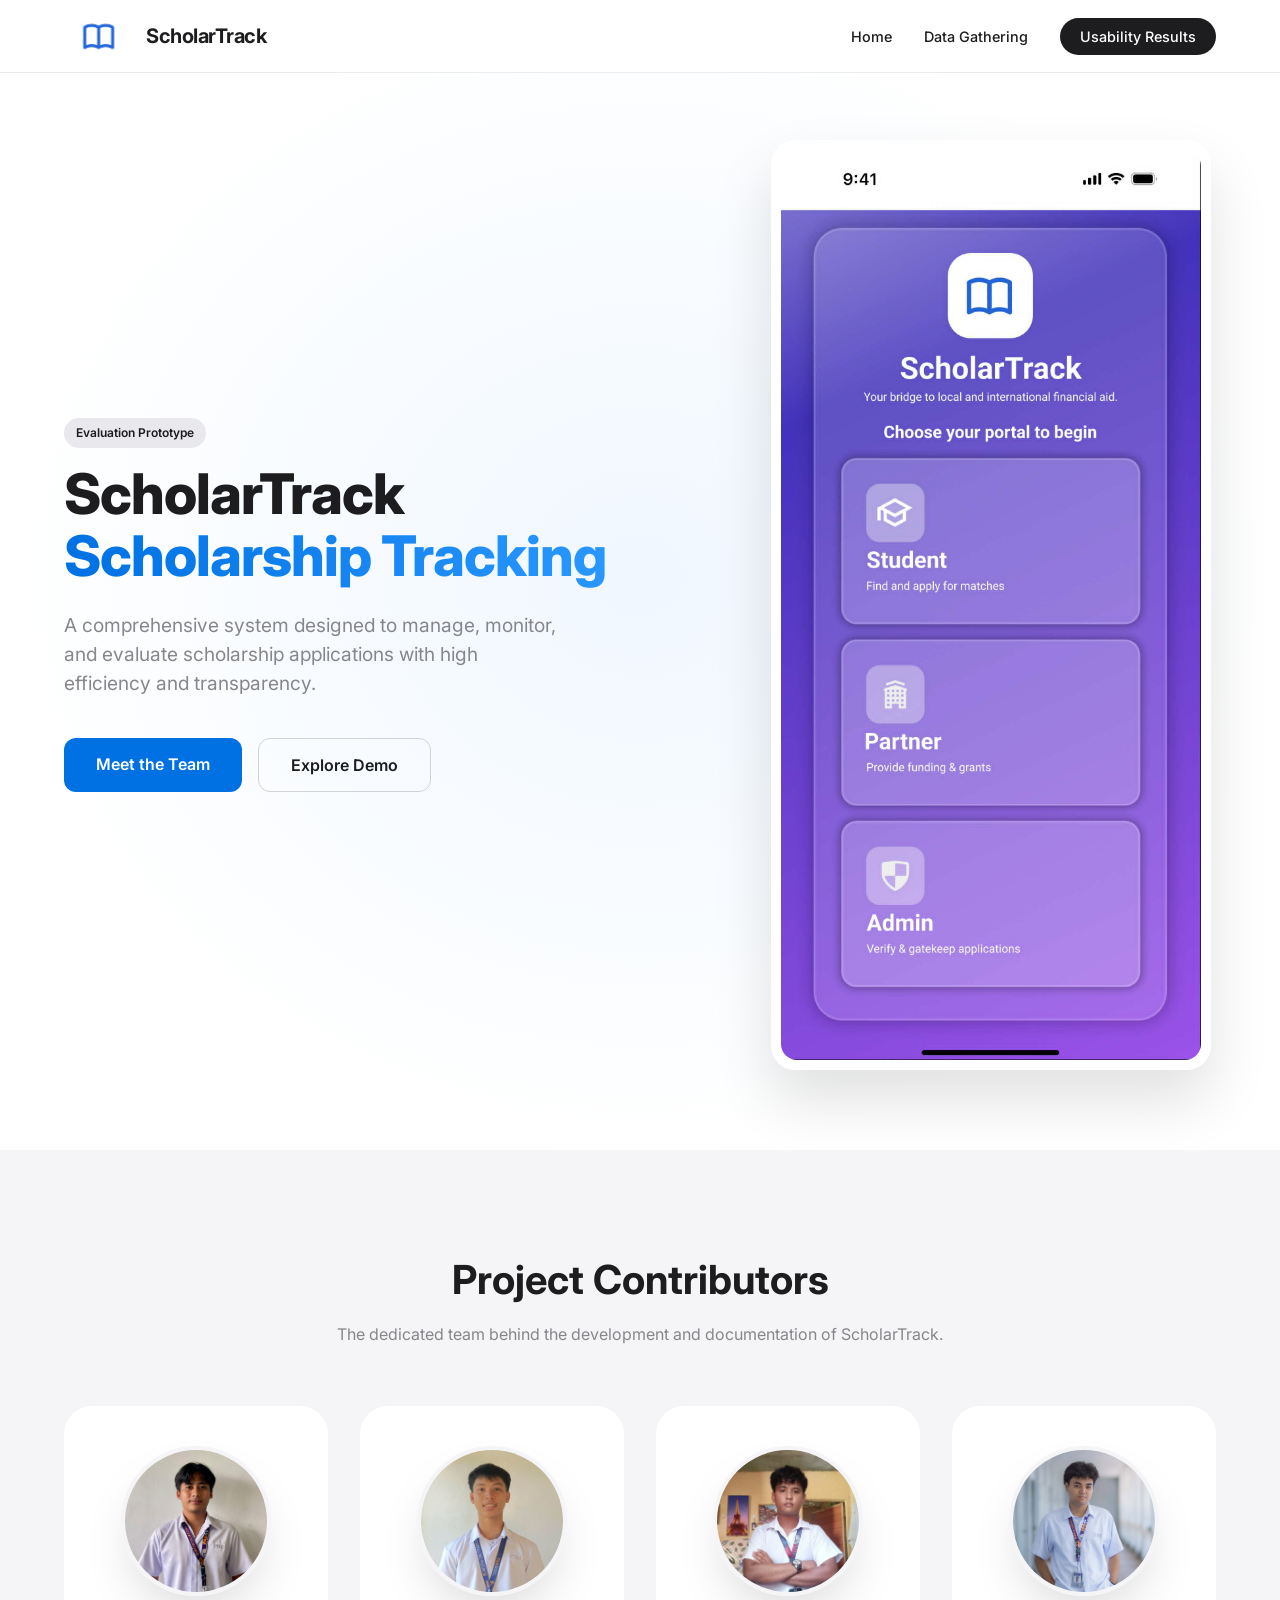
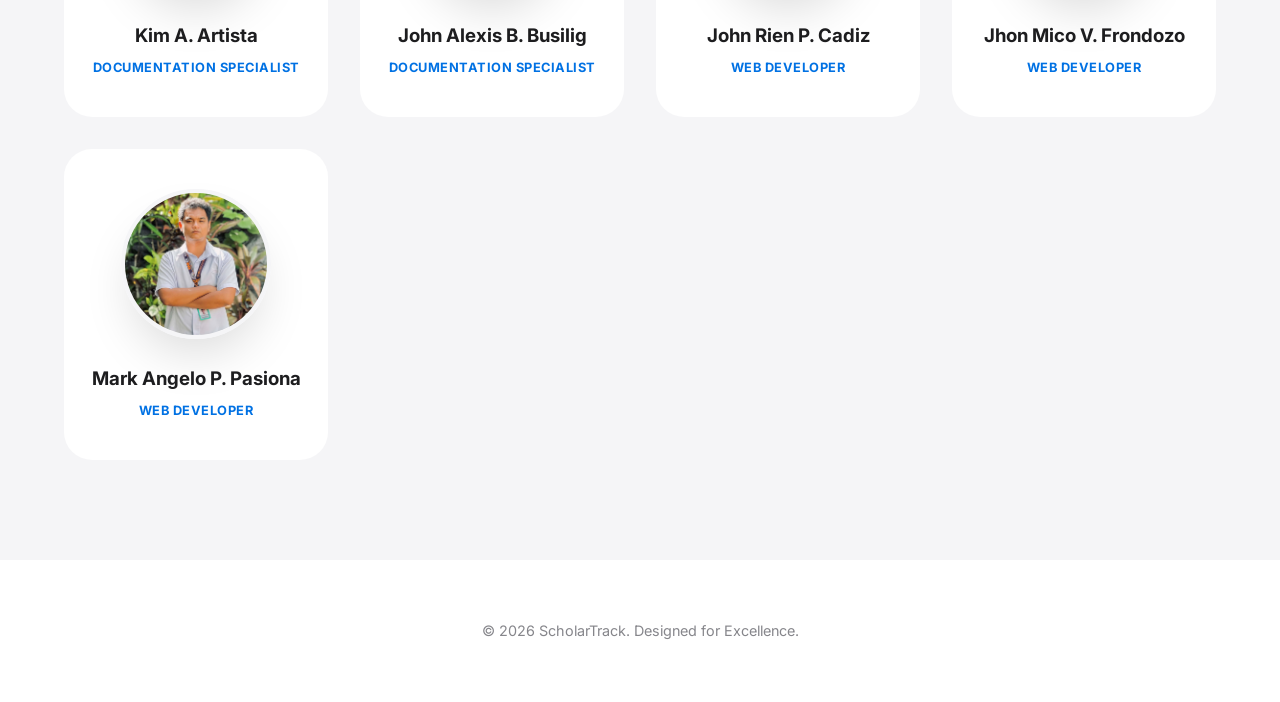
<file: Backup/index.html>
<!DOCTYPE html>
<html lang="en">
<head>
    <meta charset="UTF-8">
    <meta name="viewport" content="width=device-width, initial-scale=1.0">
    <title>ScholarTrack</title>
    <link href="https://fonts.googleapis.com/css2?family=Inter:wght@300;400;500;600;700;800&display=swap" rel="stylesheet">
    <link rel="stylesheet" href="style.css">
</head>
<body>

    <!-- Navigation -->
    <nav class="navbar">
        <div class="container nav-wrapper">
            <div class="logo">
                <!-- logo file -->
                <img src="ScholarTrack/ScholarTrack_Logo.png" alt="Logo" style="width:70px; height:auto;" class="logo-img">
                <span class="logo-text">ScholarTrack</span>
            </div>
            <ul class="nav-links">
                <li><a href="#" class="active">Home</a></li>
                <li><a href="#">Data Gathering</a></li>
                <li><a href="#" class="btn-nav">Usability Results</a></li>
            </ul>
        </div>
    </nav>

    <!-- Hero Section -->
    <section class="hero">
        <div class="container hero-wrapper">
            <div class="hero-text">
                <span class="badge">Evaluation Prototype</span>
                <h1>ScholarTrack <br><span class="gradient-text">Scholarship Tracking</span></h1>
                <p>A comprehensive system designed to manage, monitor, and evaluate scholarship applications with high efficiency and transparency.</p>
                <div class="hero-btns">
                    <a href="#team" class="btn-primary">Meet the Team</a>
                    <a href="https://www.figma.com/proto/FG9qHcYy27o61T2VfAMQnV/ScholarTrack?node-id=0-1&t=N1DaaV0FdOlTrIfe-1" class="btn-secondary">Explore Demo</a>
                </div>
            </div>
            <div class="hero-visual">
                <div class="image-container">
                    <!-- Hero Visual Image -->
                    <img src="ScholarTrack/ScholarTrack_login.jpg" alt="Prototype Screenshot">
                </div>
            </div>
        </div>
    </section>
    <section id="team" class="team-section">
        <div class="container">
            <div class="section-header">
                <h2>Project Contributors</h2>
                <p>The dedicated team behind the development and documentation of ScholarTrack.</p>
            </div>
            
            <div class="team-grid">
                <!-- Member Cards -->
                <div class="member-card">
                    <div class="member-img-box"><img src="Student Img/ARTISTA.jpg" alt="Member"></div>
                    <h3>Kim A. Artista</h3>
                    <span class="role">Documentation Specialist</span>
                </div>

                <div class="member-card">
                    <div class="member-img-box"><img src="Student Img/BUSILIG.jpg" alt="Member"></div>
                    <h3>John Alexis B. Busilig</h3>
                    <span class="role">Documentation Specialist</span>
                </div>

                <div class="member-card">
                    <div class="member-img-box"><img src="Student Img/CADIZ.jpg" alt="Member"></div>
                    <h3>John Rien P. Cadiz</h3>
                    <span class="role">Web Developer</span>
                </div>

                <div class="member-card">
                    <div class="member-img-box"><img src="Student Img/FRONDOZO2.jpg" alt="Member"></div>
                    <h3>Jhon Mico V. Frondozo</h3>
                    <span class="role">Web Developer</span>
                </div>

                <div class="member-card">
                    <div class="member-img-box"><img src="Student Img/PASSIONA.jpg" alt="Member"></div>
                    <h3>Mark Angelo P. Pasiona</h3>
                    <span class="role">Web Developer</span>
                </div>
            </div>
        </div>
    </section>

    <footer>
        <div class="container">
            <p>&copy; 2026 ScholarTrack. Designed for Excellence.</p>
        </div>
    </footer>

</body>
</html>
</file>
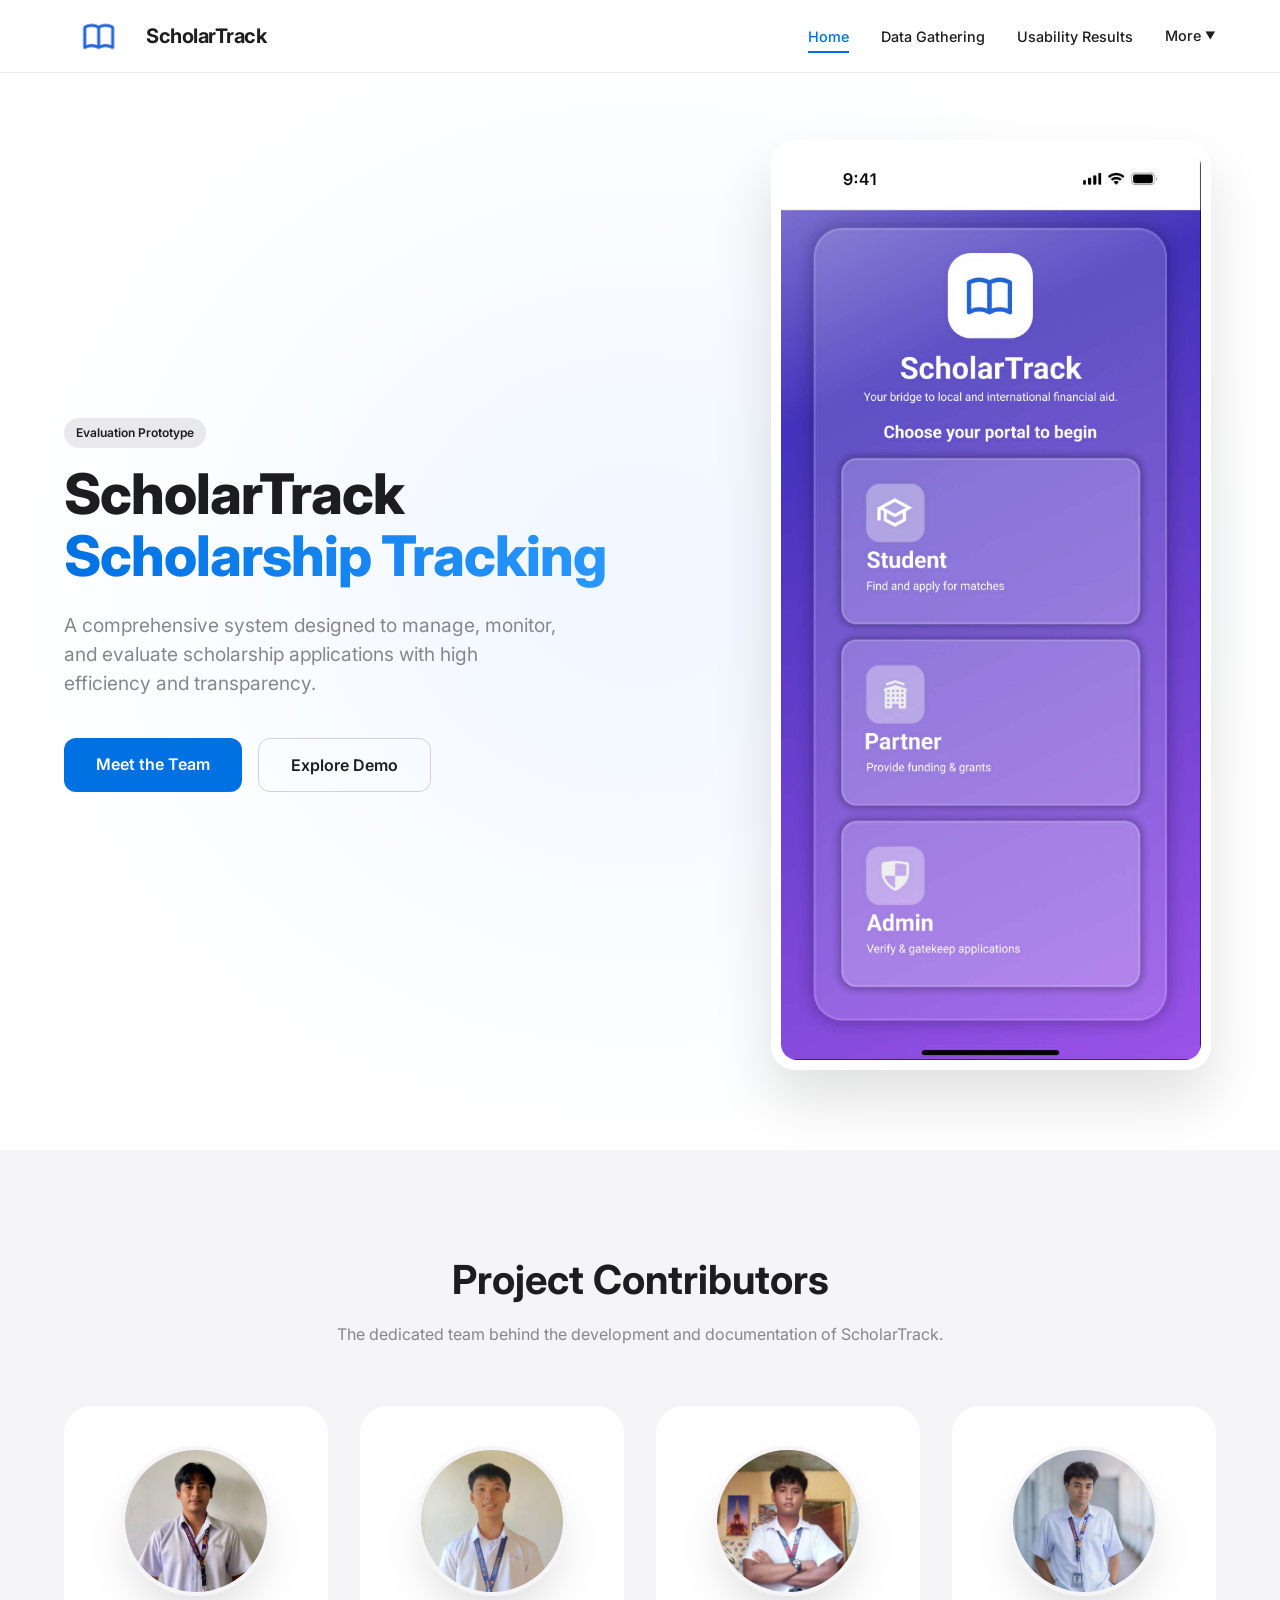
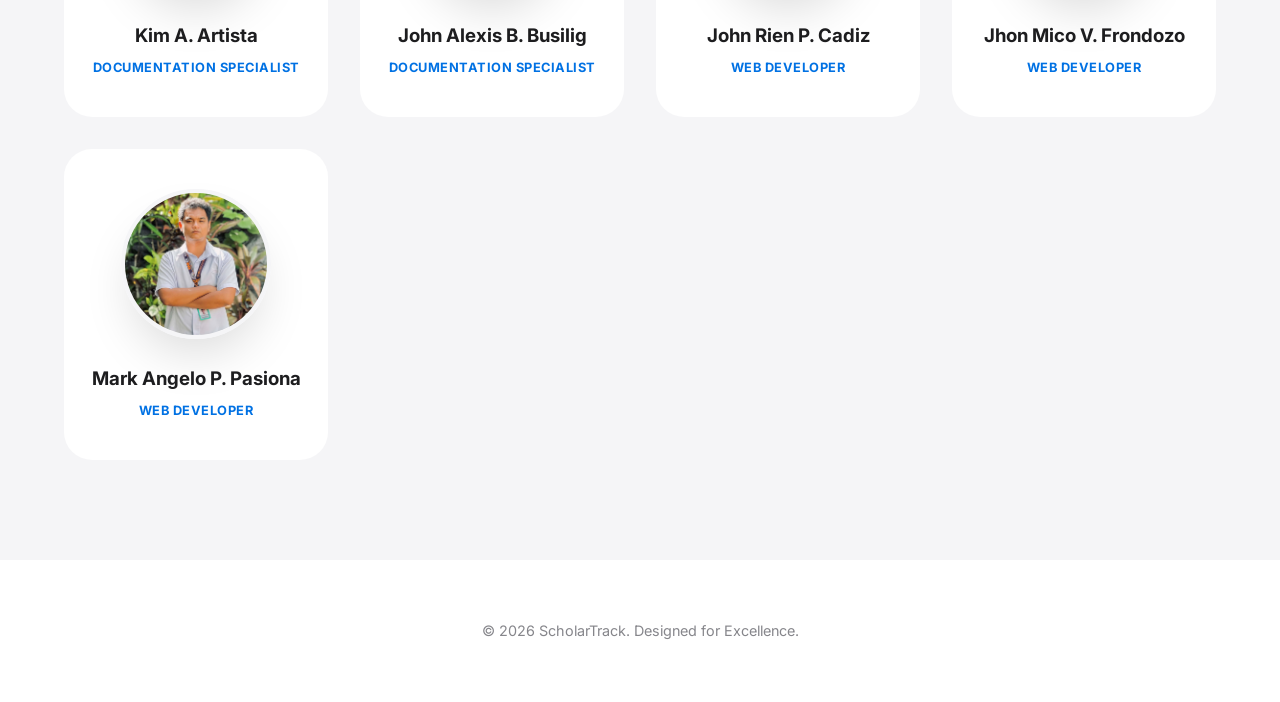
<file: Webdoc/index.html>
<!DOCTYPE html>
<html lang="en">
<head>
    <meta charset="UTF-8">
    <meta name="viewport" content="width=device-width, initial-scale=1.0">
    <title>ScholarTrack</title>
    <link href="https://fonts.googleapis.com/css2?family=Inter:wght@300;400;500;600;700;800&display=swap" rel="stylesheet">
    <link rel="stylesheet" href="style.css">
</head>
<body>

    <!-- Navigation -->
    <nav class="navbar">
        <div class="container nav-wrapper">
            <div class="logo">
                <!-- logo file -->
                <img src="ScholarTrack/ScholarTrack_Logo.png" alt="Logo" style="width:70px; height:auto;" class="logo-img">
                <span class="logo-text">ScholarTrack</span>
            </div>
            <ul class="nav-links">
                <li><a href="#" class="active">Home</a></li>
                <li><a href="data-gathering.html">Data Gathering</a></li>
                <li><a href="result.html">Usability Results</a></li>

                <li class="dropdown">
                    <a href="#" class="dropdown-toggle">More <span class="arrow">▼</span></a>
                    <ul class="dropdown-menu">
                        <li><a href="https://www.figma.com/proto/FG9qHcYy27o61T2VfAMQnV/ScholarTrack?node-id=0-1&t=N1DaaV0FdOlTrIfe-1" target="_blank">Prototype Walkthrough</a></li>
                        <li><a href="https://drive.google.com/file/d/1tWlYVgvXdmqd462toPuXaXAi_uIlvdwm/view?usp=sharing" target="_blank">Video Demonstration</a></li>
                    </ul>
                </li>
            </ul>
        </div>
    </nav>

    <!-- Hero Section -->
    <section class="hero">
        <div class="container hero-wrapper">
            <div class="hero-text">
                <span class="badge">Evaluation Prototype</span>
                <h1>ScholarTrack <br><span class="gradient-text">Scholarship Tracking</span></h1>
                <p>A comprehensive system designed to manage, monitor, and evaluate scholarship applications with high efficiency and transparency.</p>
                <div class="hero-btns">
                    <a href="#team" class="btn-primary">Meet the Team</a>
                    <a href="https://www.figma.com/proto/FG9qHcYy27o61T2VfAMQnV/ScholarTrack?node-id=0-1&t=N1DaaV0FdOlTrIfe-1" class="btn-secondary">Explore Demo</a>
                </div>
            </div>
            <div class="hero-visual">
                <div class="image-container">
                    <!-- Hero Visual Image -->
                    <img src="ScholarTrack/ScholarTrack_login.jpg" alt="Prototype Screenshot">
                </div>
            </div>
        </div>
    </section>
    <section id="team" class="team-section">
        <div class="container">
            <div class="section-header">
                <h2>Project Contributors</h2>
                <p>The dedicated team behind the development and documentation of ScholarTrack.</p>
            </div>
            
            <div class="team-grid">
                <!-- Member Cards -->
                <div class="member-card">
                    <div class="member-img-box"><img src="Student Img/ARTISTA.jpg" alt="Member"></div>
                    <h3>Kim A. Artista</h3>
                    <span class="role">Documentation Specialist</span>
                </div>

                <div class="member-card">
                    <div class="member-img-box"><img src="Student Img/BUSILIG.jpg" alt="Member"></div>
                    <h3>John Alexis B. Busilig</h3>
                    <span class="role">Documentation Specialist</span>
                </div>

                <div class="member-card">
                    <div class="member-img-box"><img src="Student Img/CADIZ.jpg" alt="Member"></div>
                    <h3>John Rien P. Cadiz</h3>
                    <span class="role">Web Developer</span>
                </div>

                <div class="member-card">
                    <div class="member-img-box"><img src="Student Img/FRONDOZO2.jpg" alt="Member"></div>
                    <h3>Jhon Mico V. Frondozo</h3>
                    <span class="role">Web Developer</span>
                </div>

                <div class="member-card">
                    <div class="member-img-box"><img src="Student Img/PASSIONA.jpg" alt="Member"></div>
                    <h3>Mark Angelo P. Pasiona</h3>
                    <span class="role">Web Developer</span>
                </div>
            </div>
        </div>
    </section>

    <footer>
        <div class="container">
            <p>&copy; 2026 ScholarTrack. Designed for Excellence.</p>
        </div>
    </footer>

</body>
</html>
</file>
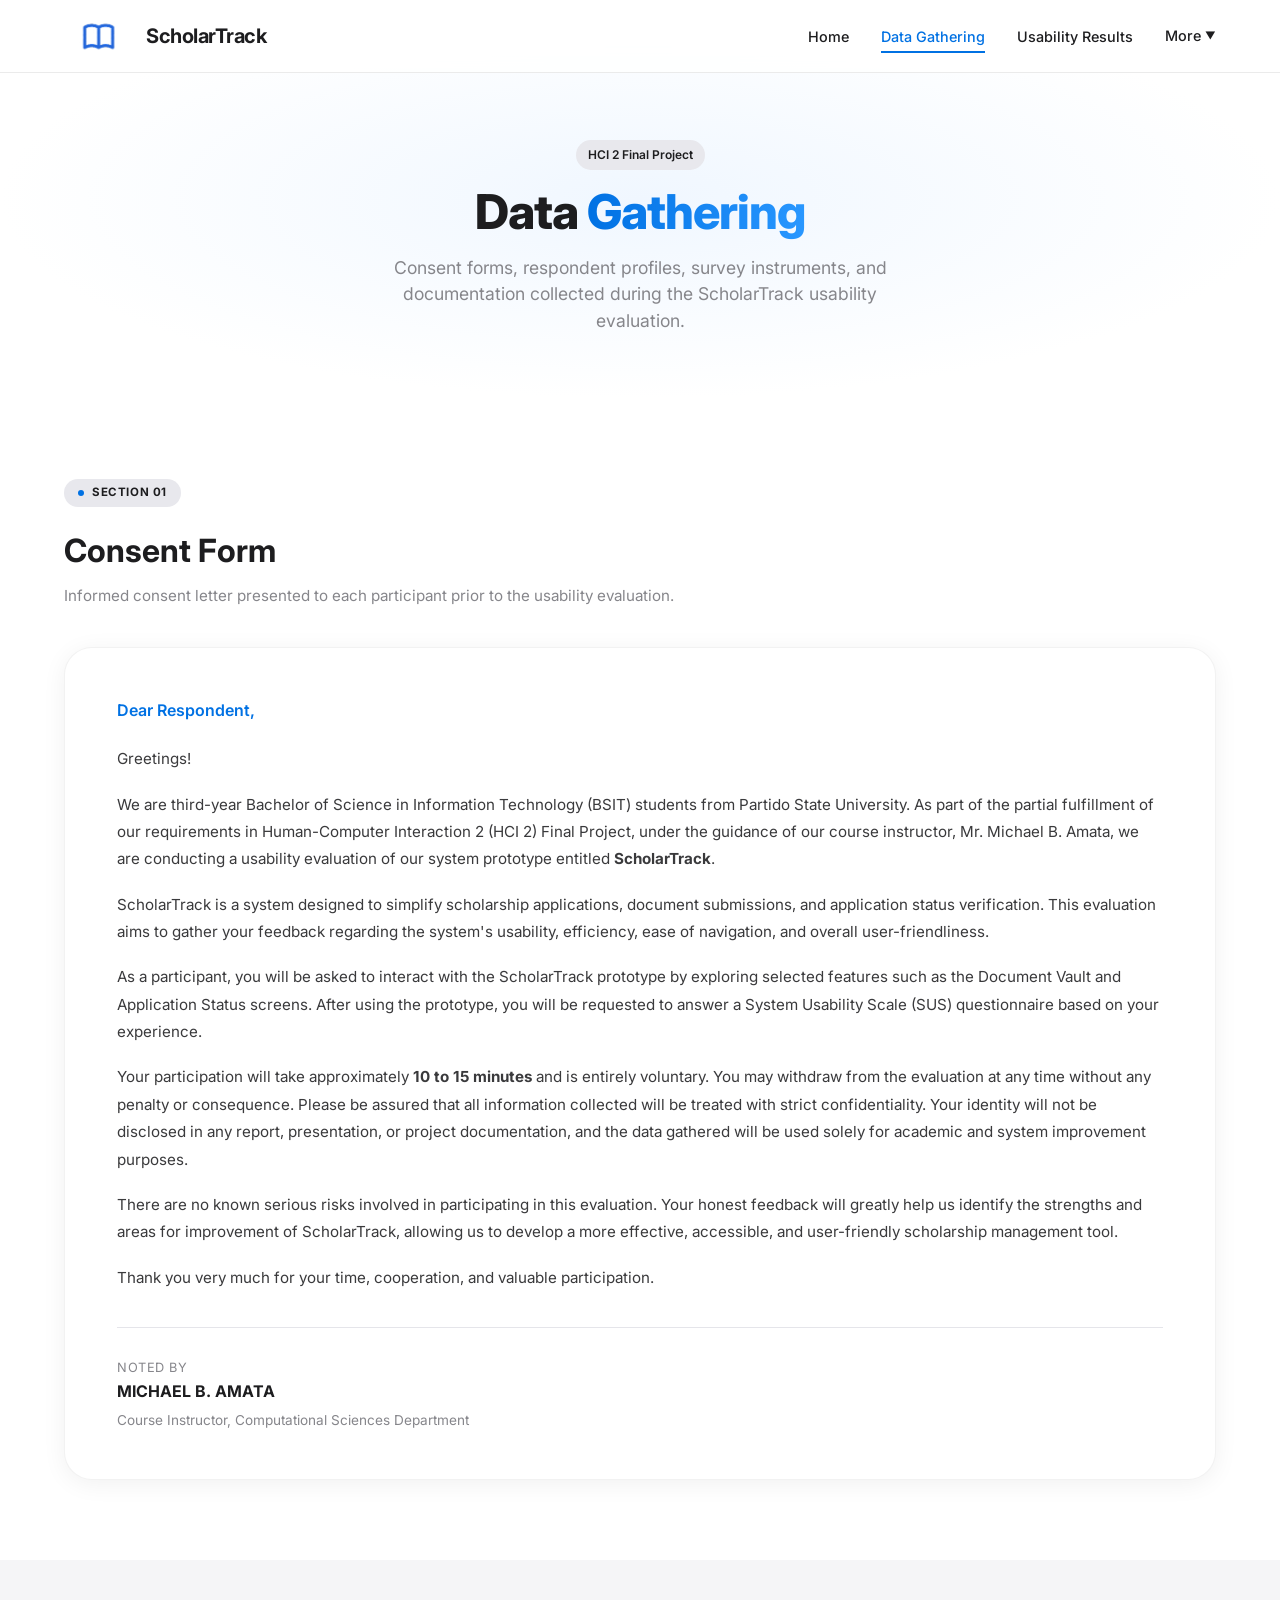
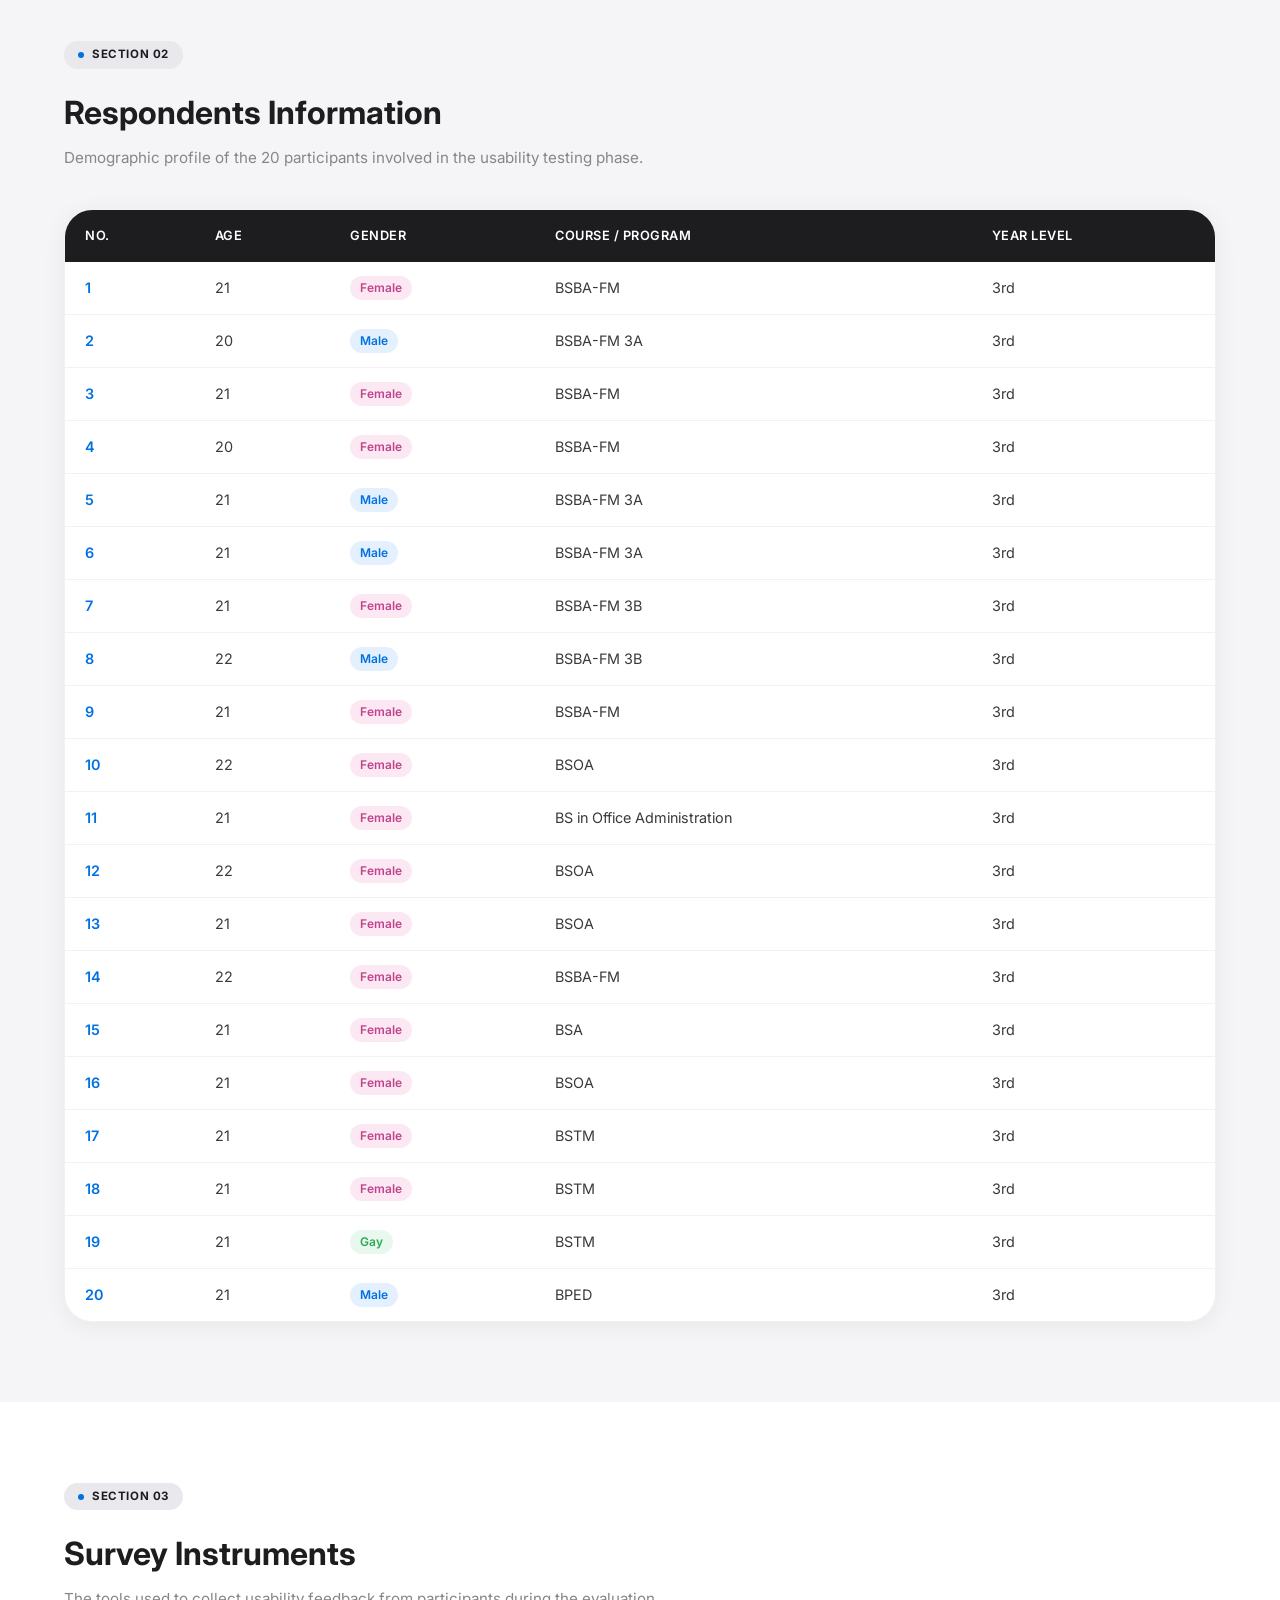
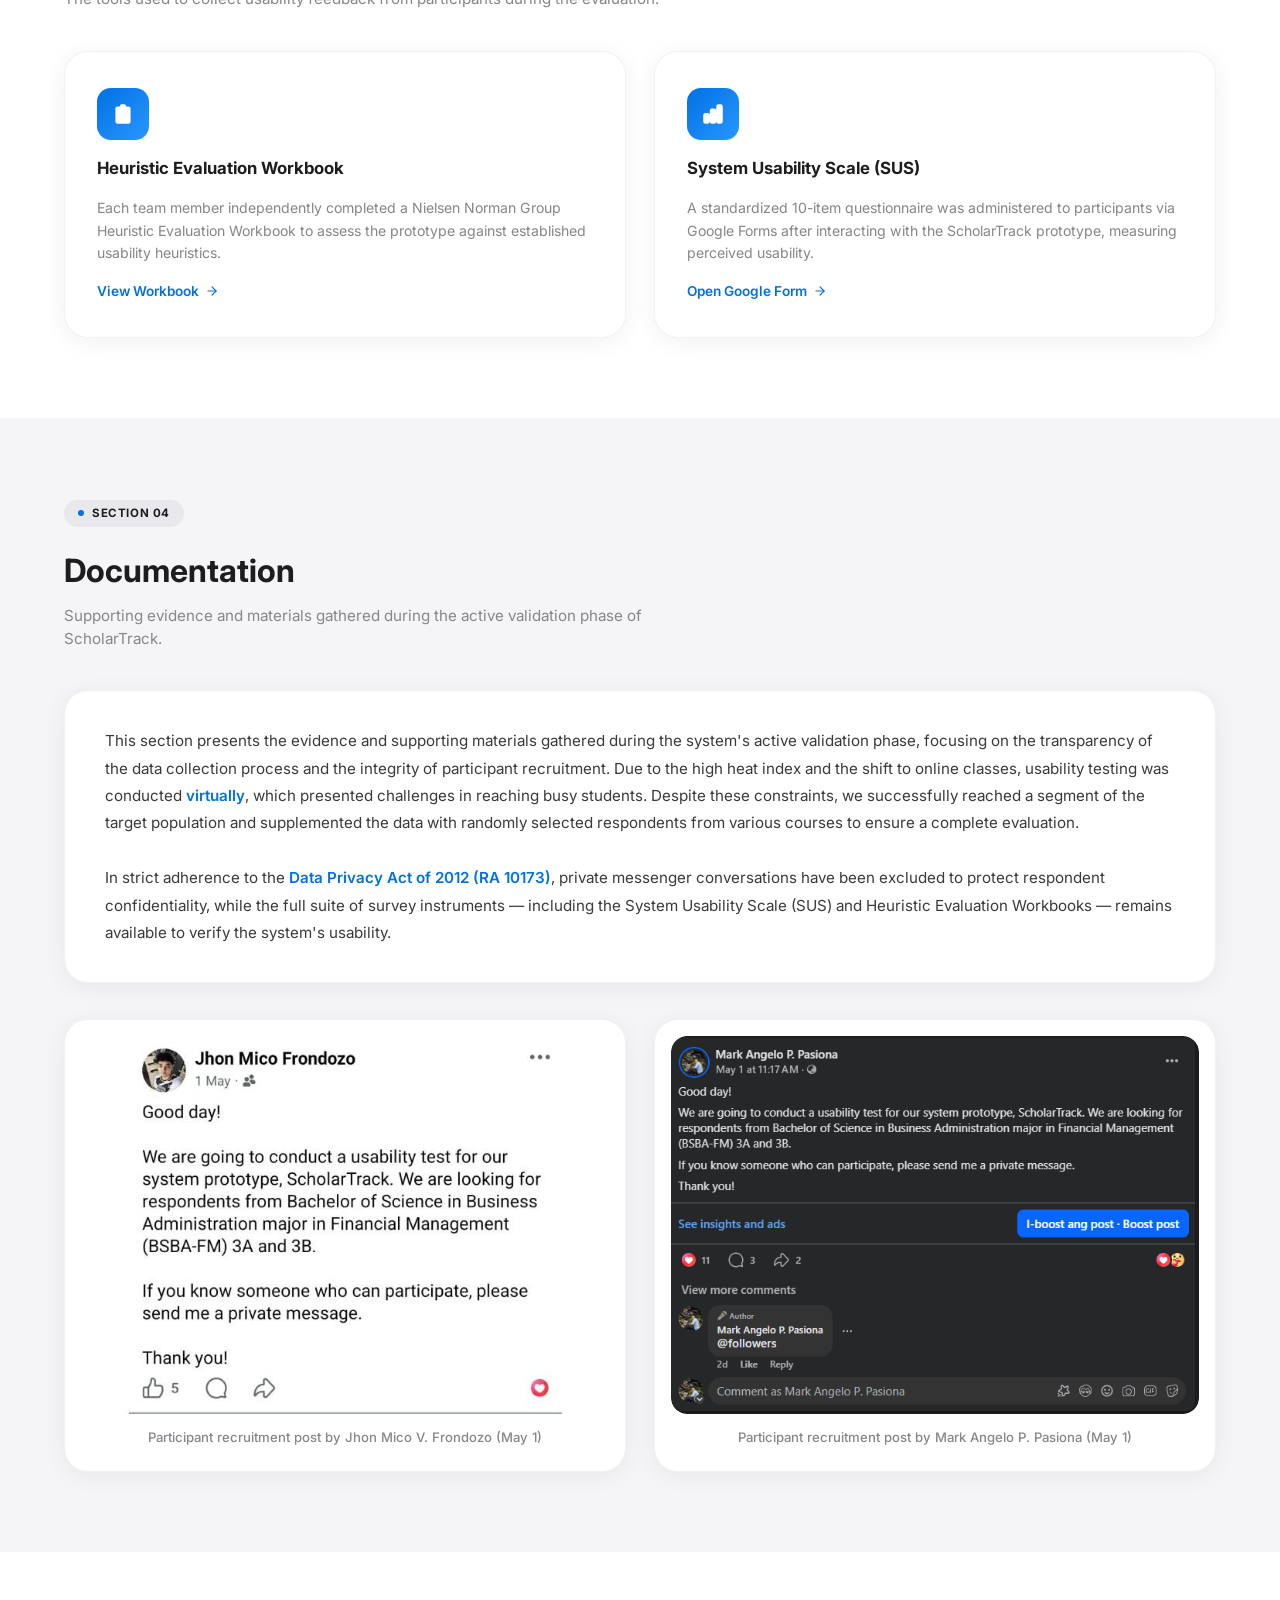
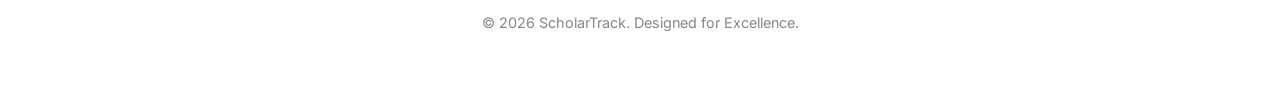
<file: Webdoc/data-gathering.html>
<!DOCTYPE html>
<html lang="en">
<head>
    <meta charset="UTF-8">
    <meta name="viewport" content="width=device-width, initial-scale=1.0">
    <title>Data Gathering – ScholarTrack</title>
    <link href="https://fonts.googleapis.com/css2?family=Inter:wght@300;400;500;600;700;800&display=swap" rel="stylesheet">
    <link rel="stylesheet" href="style.css">

</head>
<body>

    <!-- Navigation -->
    <nav class="navbar">
        <div class="container nav-wrapper">
            <div class="logo">
                <img src="ScholarTrack/ScholarTrack_Logo.png" alt="Logo" style="width:70px;height:auto;" class="logo-img">
                <span class="logo-text">ScholarTrack</span>
            </div>
            <ul class="nav-links">
                <li><a href="index.html">Home</a></li>
                <li><a href="data-gathering.html" class="active">Data Gathering</a></li>
                <li><a href="result.html" class="btn-nav">Usability Results</a></li>

                <li class="dropdown">
                    <a href="#" class="dropdown-toggle">More <span class="arrow">▼</span></a>
                    <ul class="dropdown-menu">
                        <li><a href="https://www.figma.com/proto/FG9qHcYy27o61T2VfAMQnV/ScholarTrack?node-id=0-1&t=N1DaaV0FdOlTrIfe-1" target="_blank">Prototype Walkthrough</a></li>
                        <li><a href="https://drive.google.com/file/d/1tWlYVgvXdmqd462toPuXaXAi_uIlvdwm/view?usp=sharing" target="_blank">Video Demonstration</a></li>
                    </ul>
                </li>
            </ul>
        </div>
    </nav>

    <!-- Page Hero -->
    <section class="page-hero">
        <div class="container">
            <span class="badge">HCI 2 Final Project</span>
            <h1>Data <span class="gradient-text">Gathering</span></h1>
            <p>Consent forms, respondent profiles, survey instruments, and documentation collected during the ScholarTrack usability evaluation.</p>
        </div>
    </section>

    <!-- 1. Consent Form -->
    <section class="dg-section">
        <div class="container">
            <div class="section-header">
                <div class="section-label"><span class="dot"></span>Section 01</div>
                <h2>Consent Form</h2>
                <p>Informed consent letter presented to each participant prior to the usability evaluation.</p>
            </div>

            <div class="consent-card">
                <p class="greeting">Dear Respondent,</p>
                <p>Greetings!</p>
                <p>We are third-year Bachelor of Science in Information Technology (BSIT) students from Partido State University. As part of the partial fulfillment of our requirements in Human-Computer Interaction 2 (HCI 2) Final Project, under the guidance of our course instructor, Mr. Michael B. Amata, we are conducting a usability evaluation of our system prototype entitled <strong>ScholarTrack</strong>.</p>
                <p>ScholarTrack is a system designed to simplify scholarship applications, document submissions, and application status verification. This evaluation aims to gather your feedback regarding the system's usability, efficiency, ease of navigation, and overall user-friendliness.</p>
                <p>As a participant, you will be asked to interact with the ScholarTrack prototype by exploring selected features such as the Document Vault and Application Status screens. After using the prototype, you will be requested to answer a System Usability Scale (SUS) questionnaire based on your experience.</p>
                <p>Your participation will take approximately <strong>10 to 15 minutes</strong> and is entirely voluntary. You may withdraw from the evaluation at any time without any penalty or consequence. Please be assured that all information collected will be treated with strict confidentiality. Your identity will not be disclosed in any report, presentation, or project documentation, and the data gathered will be used solely for academic and system improvement purposes.</p>
                <p>There are no known serious risks involved in participating in this evaluation. Your honest feedback will greatly help us identify the strengths and areas for improvement of ScholarTrack, allowing us to develop a more effective, accessible, and user-friendly scholarship management tool.</p>
                <p>Thank you very much for your time, cooperation, and valuable participation.</p>

                <div class="instructor-block">
                    <p>Noted by</p>
                    <strong>MICHAEL B. AMATA</strong>
                    <span>Course Instructor, Computational Sciences Department</span>
                </div>
            </div>
        </div>
    </section>

    <!-- 2. Respondents Information -->
    <section class="dg-section">
        <div class="container">
            <div class="section-header">
                <div class="section-label"><span class="dot"></span>Section 02</div>
                <h2>Respondents Information</h2>
                <p>Demographic profile of the 20 participants involved in the usability testing phase.</p>
            </div>

            <div class="table-wrap">
                <table>
                    <thead>
                        <tr>
                            <th>No.</th>
                            <th>Age</th>
                            <th>Gender</th>
                            <th>Course / Program</th>
                            <th>Year Level</th>
                        </tr>
                    </thead>
                    <tbody>
                        <tr><td>1</td><td>21</td><td><span class="gender-badge gender-female">Female</span></td><td>BSBA-FM</td><td>3rd</td></tr>
                        <tr><td>2</td><td>20</td><td><span class="gender-badge gender-male">Male</span></td><td>BSBA-FM 3A</td><td>3rd</td></tr>
                        <tr><td>3</td><td>21</td><td><span class="gender-badge gender-female">Female</span></td><td>BSBA-FM</td><td>3rd</td></tr>
                        <tr><td>4</td><td>20</td><td><span class="gender-badge gender-female">Female</span></td><td>BSBA-FM</td><td>3rd</td></tr>
                        <tr><td>5</td><td>21</td><td><span class="gender-badge gender-male">Male</span></td><td>BSBA-FM 3A</td><td>3rd</td></tr>
                        <tr><td>6</td><td>21</td><td><span class="gender-badge gender-male">Male</span></td><td>BSBA-FM 3A</td><td>3rd</td></tr>
                        <tr><td>7</td><td>21</td><td><span class="gender-badge gender-female">Female</span></td><td>BSBA-FM 3B</td><td>3rd</td></tr>
                        <tr><td>8</td><td>22</td><td><span class="gender-badge gender-male">Male</span></td><td>BSBA-FM 3B</td><td>3rd</td></tr>
                        <tr><td>9</td><td>21</td><td><span class="gender-badge gender-female">Female</span></td><td>BSBA-FM</td><td>3rd</td></tr>
                        <tr><td>10</td><td>22</td><td><span class="gender-badge gender-female">Female</span></td><td>BSOA</td><td>3rd</td></tr>
                        <tr><td>11</td><td>21</td><td><span class="gender-badge gender-female">Female</span></td><td>BS in Office Administration</td><td>3rd</td></tr>
                        <tr><td>12</td><td>22</td><td><span class="gender-badge gender-female">Female</span></td><td>BSOA</td><td>3rd</td></tr>
                        <tr><td>13</td><td>21</td><td><span class="gender-badge gender-female">Female</span></td><td>BSOA</td><td>3rd</td></tr>
                        <tr><td>14</td><td>22</td><td><span class="gender-badge gender-female">Female</span></td><td>BSBA-FM</td><td>3rd</td></tr>
                        <tr><td>15</td><td>21</td><td><span class="gender-badge gender-female">Female</span></td><td>BSA</td><td>3rd</td></tr>
                        <tr><td>16</td><td>21</td><td><span class="gender-badge gender-female">Female</span></td><td>BSOA</td><td>3rd</td></tr>
                        <tr><td>17</td><td>21</td><td><span class="gender-badge gender-female">Female</span></td><td>BSTM</td><td>3rd</td></tr>
                        <tr><td>18</td><td>21</td><td><span class="gender-badge gender-female">Female</span></td><td>BSTM</td><td>3rd</td></tr>
                        <tr><td>19</td><td>21</td><td><span class="gender-badge gender-other">Gay</span></td><td>BSTM</td><td>3rd</td></tr>
                        <tr><td>20</td><td>21</td><td><span class="gender-badge gender-male">Male</span></td><td>BPED</td><td>3rd</td></tr>
                    </tbody>
                </table>
            </div>
        </div>
    </section>

    <!-- 3. Survey Instruments -->
    <section class="dg-section">
        <div class="container">
            <div class="section-header">
                <div class="section-label"><span class="dot"></span>Section 03</div>
                <h2>Survey Instruments</h2>
                <p>The tools used to collect usability feedback from participants during the evaluation.</p>
            </div>

            <div class="instruments-grid">
                <!-- Card 1 -->
                <div class="instrument-card">
                    <div class="instrument-icon">
                        <svg viewBox="0 0 24 24"><path d="M9 5H7a2 2 0 00-2 2v12a2 2 0 002 2h10a2 2 0 002-2V7a2 2 0 00-2-2h-2M9 5a2 2 0 002 2h2a2 2 0 002-2M9 5a2 2 0 012-2h2a2 2 0 012 2m-6 9l2 2 4-4"/></svg>
                    </div>
                    <h3>Heuristic Evaluation Workbook</h3>
                    <p>Each team member independently completed a Nielsen Norman Group Heuristic Evaluation Workbook to assess the prototype against established usability heuristics.</p>
                    <a href="https://media.nngroup.com/media/articles/attachments/Heuristic_Evaluation_Workbook_1_Fillable.pdf" target="_blank" class="instrument-link">
                        View Workbook
                        <svg viewBox="0 0 24 24" stroke-width="2" stroke-linecap="round" stroke-linejoin="round"><line x1="5" y1="12" x2="19" y2="12"/><polyline points="12 5 19 12 12 19"/></svg>
                    </a>
                </div>

                <!-- Card 2 -->
                <div class="instrument-card">
                    <div class="instrument-icon">
                        <svg viewBox="0 0 24 24"><path d="M9 19v-6a2 2 0 00-2-2H5a2 2 0 00-2 2v6a2 2 0 002 2h2a2 2 0 002-2zm0 0V9a2 2 0 012-2h2a2 2 0 012 2v10m-6 0a2 2 0 002 2h2a2 2 0 002-2m0 0V5a2 2 0 012-2h2a2 2 0 012 2v14a2 2 0 01-2 2h-2a2 2 0 01-2-2z"/></svg>
                    </div>
                    <h3>System Usability Scale (SUS)</h3>
                    <p>A standardized 10-item questionnaire was administered to participants via Google Forms after interacting with the ScholarTrack prototype, measuring perceived usability.</p>
                    <a href="https://docs.google.com/forms/d/e/1FAIpQLScMteQj9CJXbF6yRTd5iNZOsC51oqqyuqGMJvhFwKnP-PGnYg/viewform?usp=header" target="_blank" class="instrument-link">
                        Open Google Form
                        <svg viewBox="0 0 24 24" stroke-width="2" stroke-linecap="round" stroke-linejoin="round"><line x1="5" y1="12" x2="19" y2="12"/><polyline points="12 5 19 12 12 19"/></svg>
                    </a>
                </div>
            </div>
        </div>
    </section>

    <!-- 4. Documentation -->
    <section class="dg-section">
        <div class="container">
            <div class="section-header">
                <div class="section-label"><span class="dot"></span>Section 04</div>
                <h2>Documentation</h2>
                <p>Supporting evidence and materials gathered during the active validation phase of ScholarTrack.</p>
            </div>

            <div class="doc-intro">
                This section presents the evidence and supporting materials gathered during the system's active validation phase, focusing on the transparency of the data collection process and the integrity of participant recruitment. Due to the high heat index and the shift to online classes, usability testing was conducted <span class="highlight">virtually</span>, which presented challenges in reaching busy students. Despite these constraints, we successfully reached a segment of the target population and supplemented the data with randomly selected respondents from various courses to ensure a complete evaluation.
                <br><br>
                In strict adherence to the <span class="highlight">Data Privacy Act of 2012 (RA 10173)</span>, private messenger conversations have been excluded to protect respondent confidentiality, while the full suite of survey instruments — including the System Usability Scale (SUS) and Heuristic Evaluation Workbooks — remains available to verify the system's usability.
            </div>

            <div class="photos-grid">
                <!-- Photo 1 -->
                <div class="photo-card">
                    <div class="photo-placeholder">
                        <img src="ScholarTrack/photo1.jpg" alt="Facebook recruitment post by Mark Angelo P. Pasiona">
                    </div>
                    <p class="photo-caption">Participant recruitment post by Jhon Mico V. Frondozo (May 1)</p>
                </div>

                <!-- Photo 2 -->
                <div class="photo-card">
                    <div class="photo-placeholder">
                        <img src="ScholarTrack/photo2.jpg" alt="Facebook recruitment post by Jhon Mico V. Frondozo">
                    </div>
                    <p class="photo-caption">Participant recruitment post by Mark Angelo P. Pasiona (May 1)</p>
                </div>
            </div>
        </div>
    </section>

    <!-- Footer -->
    <footer>
        <div class="container">
            <p>&copy; 2026 ScholarTrack. Designed for Excellence.</p>
        </div>
    </footer>

</body>
</html>
</file>
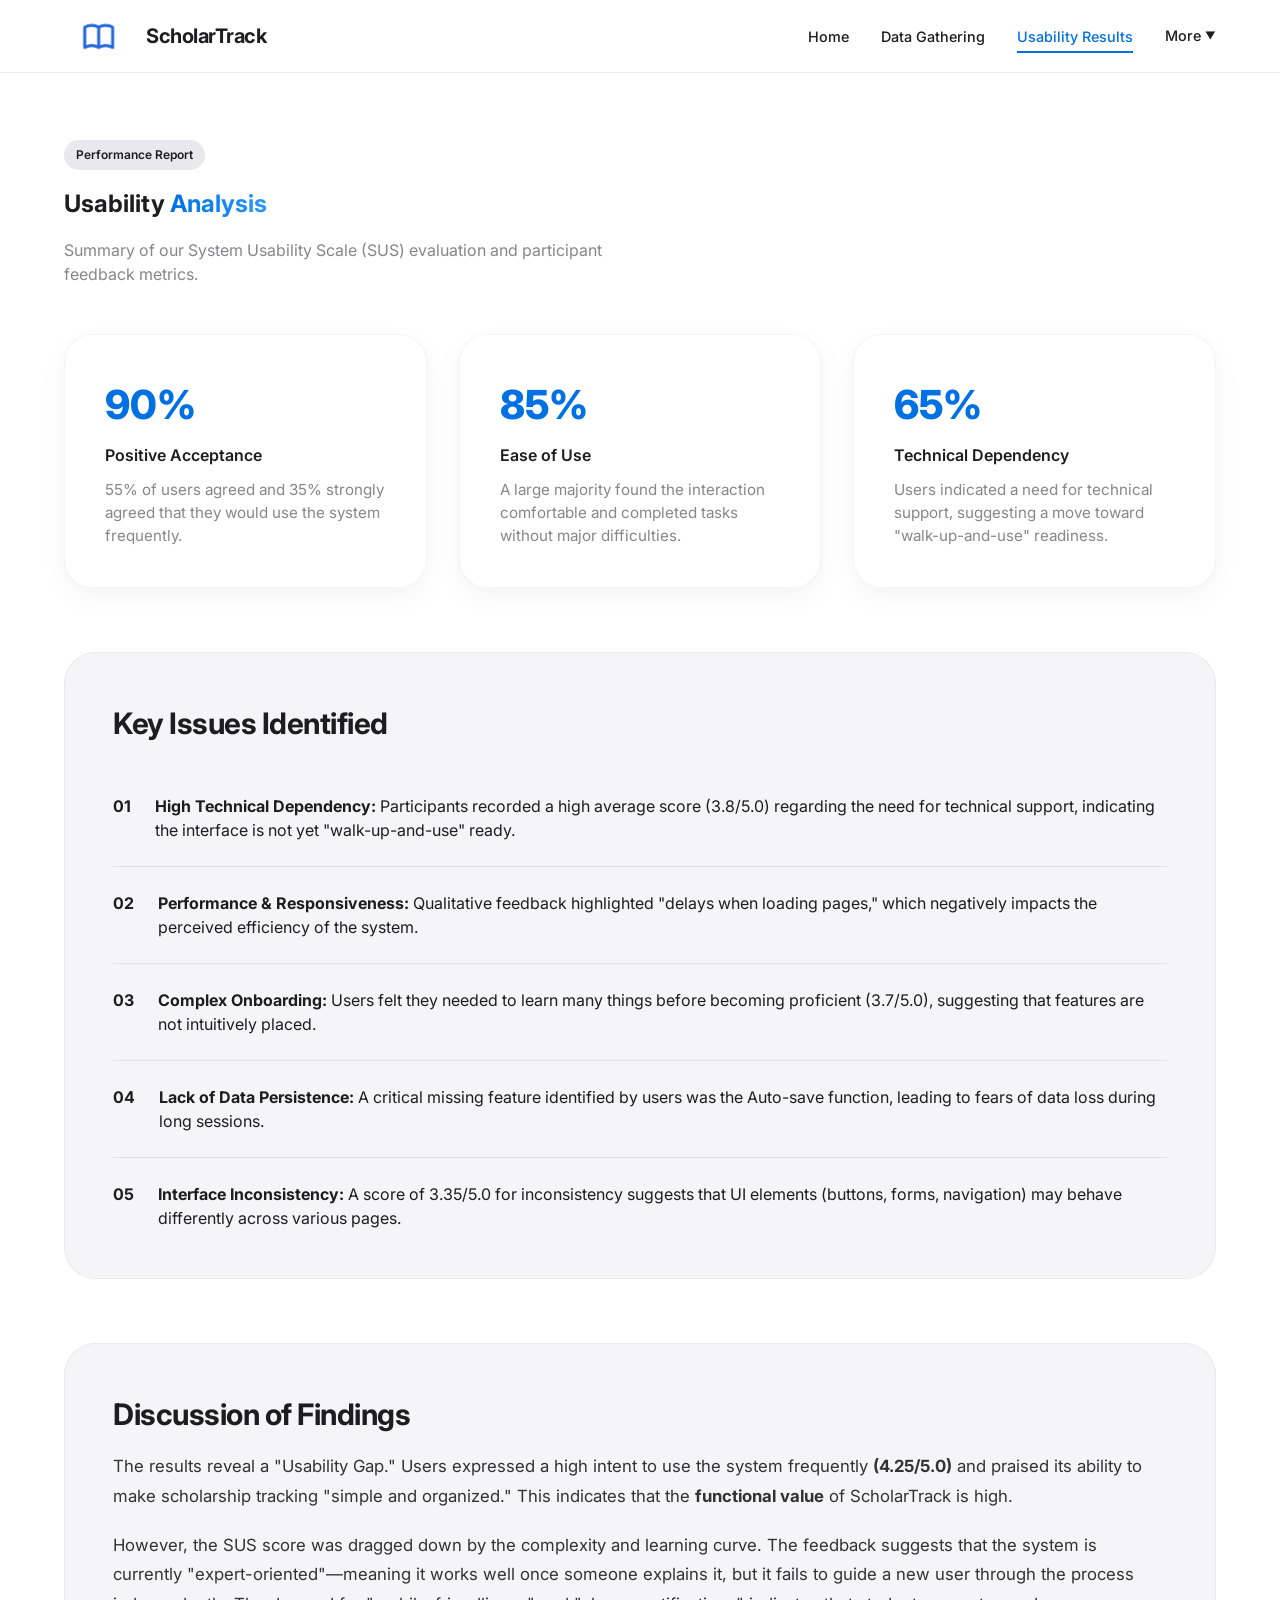
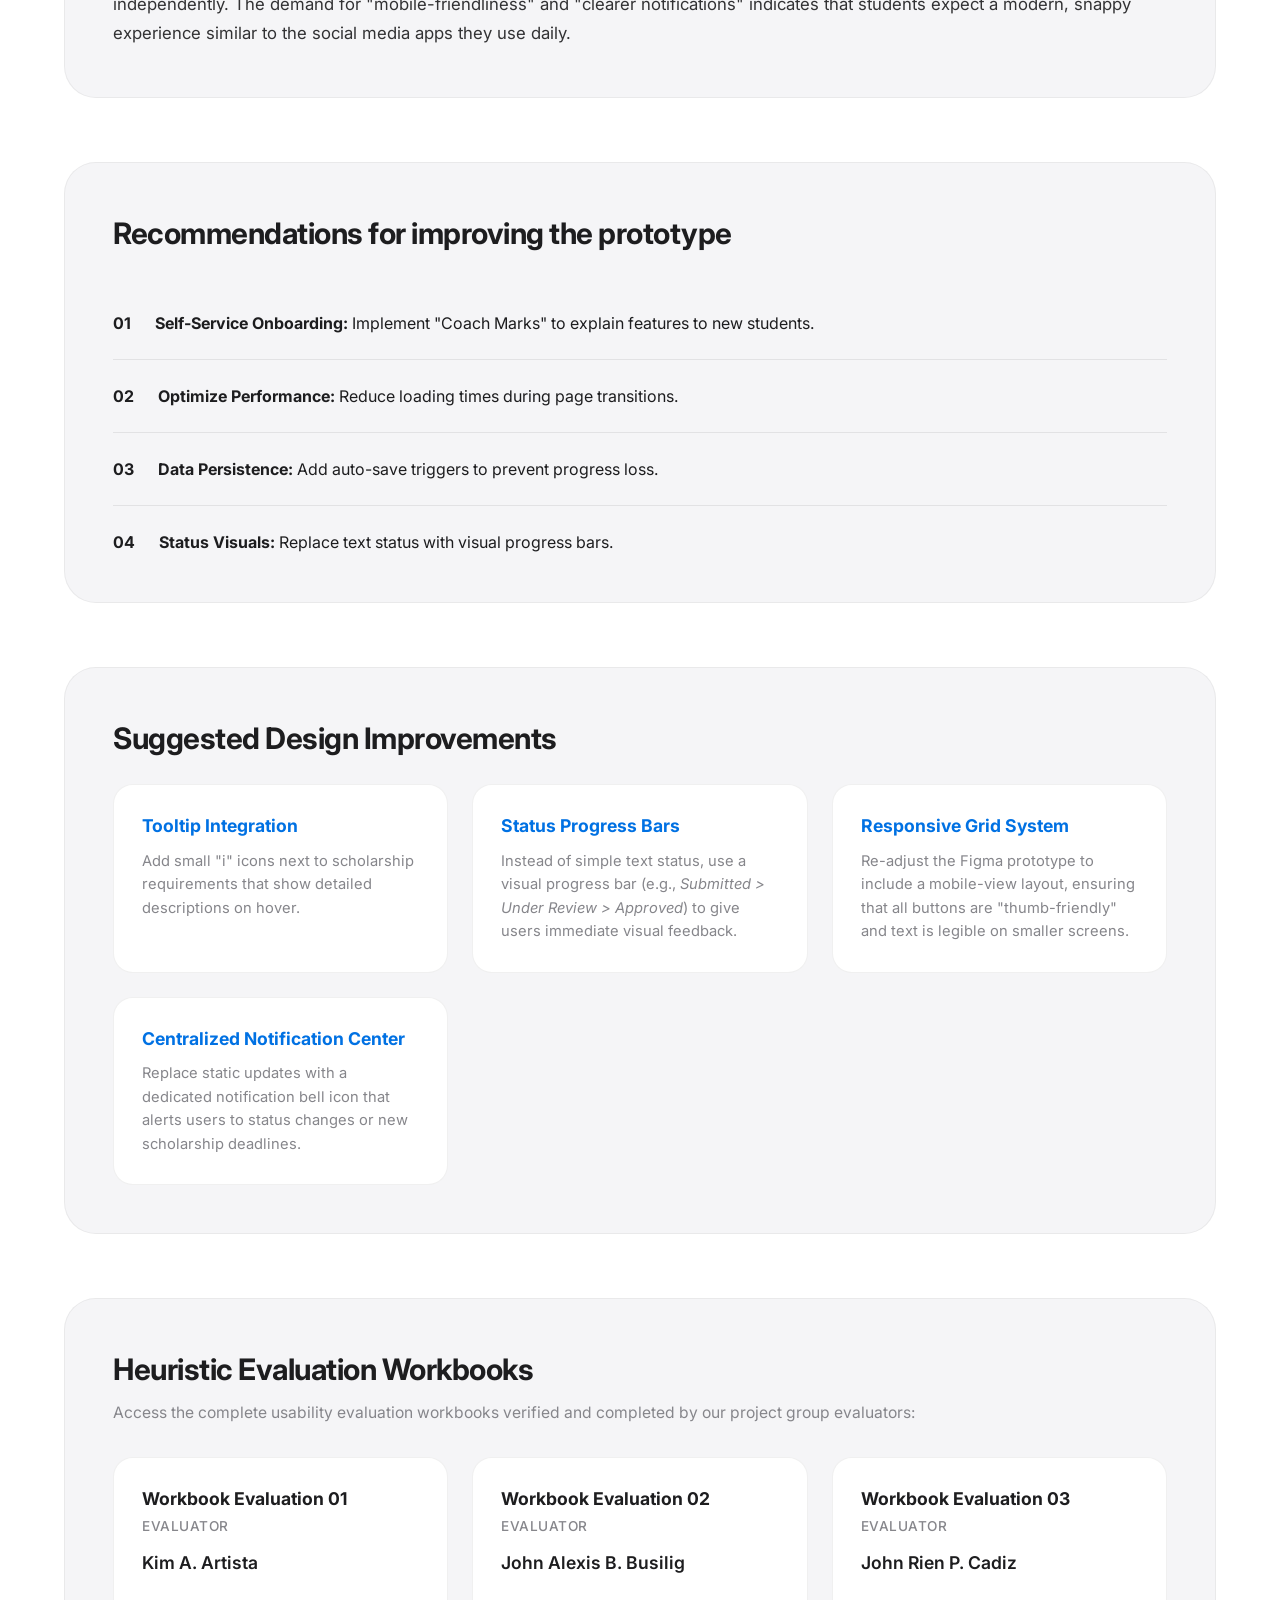
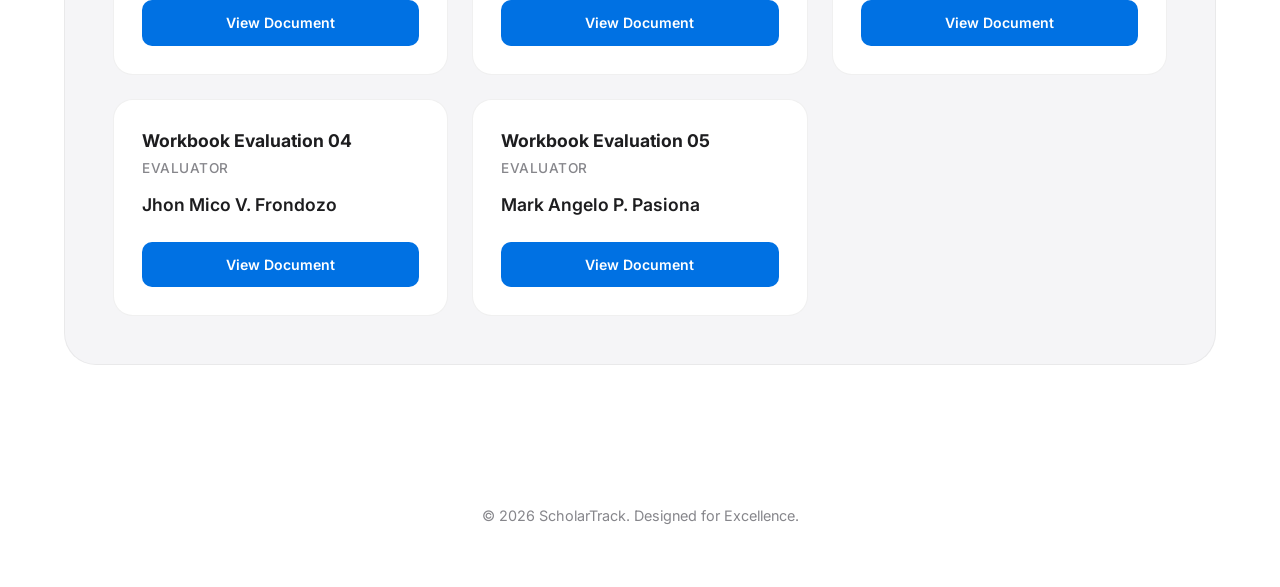
<file: Webdoc/result.html>
<!DOCTYPE html>
<html lang="en">
<head>
    <meta charset="UTF-8">
    <meta name="viewport" content="width=device-width, initial-scale=1.0">
    <title>Usability Results | ScholarTrack</title>
    <link href="https://fonts.googleapis.com/css2?family=Inter:wght@300;400;500;600;700;800&display=swap" rel="stylesheet">
    <link rel="stylesheet" href="style.css">
   
</head>
<body>

    <nav class="navbar">
        <div class="container nav-wrapper">
            <div class="logo">
                <img src="ScholarTrack/ScholarTrack_Logo.png" alt="Logo" style="width:70px; height:auto;" class="logo-img">
                <span class="logo-text">ScholarTrack</span>
            </div>
            <ul class="nav-links">
                <li><a href="index.html">Home</a></li>
                <li><a href="data-gathering.html">Data Gathering</a></li>
                <li><a href="result.html" class="active">Usability Results</a></li>

                <li class="dropdown">
                    <a href="#" class="dropdown-toggle">More <span class="arrow">▼</span></a>
                    <ul class="dropdown-menu">
                        <li><a href="https://www.figma.com/proto/FG9qHcYy27o61T2VfAMQnV/ScholarTrack?node-id=0-1&t=N1DaaV0FdOlTrIfe-1" target="_blank">Prototype Walkthrough</a></li>
                        <li><a href="https://drive.google.com/file/d/1tWlYVgvXdmqd462toPuXaXAi_uIlvdwm/view?usp=sharing" target="_blank">Video Demonstration</a></li>
                    </ul>
                </li>
            </ul>
        </div>  
    </nav>

    <section class="results-section">
        <div class="container">
            <span class="badge">Performance Report</span>
            <h1>Usability <span class="gradient-text">Analysis</span></h1>
            <p style="color: var(--grey); max-width: 600px; margin-top: 16px;">
                Summary of our System Usability Scale (SUS) evaluation and participant feedback metrics.
            </p>

            <div class="grid-results">
                <div class="stat-card">
                    <div class="stat-value">90%</div>
                    <div class="stat-label">Positive Acceptance</div>
                    <p class="stat-desc">55% of users agreed and 35% strongly agreed that they would use the system frequently.</p>
                </div>

                <div class="stat-card">
                    <div class="stat-value">85%</div>
                    <div class="stat-label">Ease of Use</div>
                    <p class="stat-desc">A large majority found the interaction comfortable and completed tasks without major difficulties.</p>
                </div>

                <div class="stat-card">
                    <div class="stat-value">65%</div>
                    <div class="stat-label">Technical Dependency</div>
                    <p class="stat-desc">Users indicated a need for technical support, suggesting a move toward "walk-up-and-use" readiness.</p>
                </div>
            </div>

            <div class="findings-box" style="margin-top: 64px;">
                <h2>Key Issues Identified</h2>
                <div class="recommendation-list" style="margin-top: 24px;">
                    <li>
                        <strong>01</strong>
                        <span><strong>High Technical Dependency:</strong> Participants recorded a high average score (3.8/5.0) regarding the need for technical support, indicating the interface is not yet "walk-up-and-use" ready.</span>
                    </li>
                    <li>
                        <strong>02</strong>
                        <span><strong>Performance &amp; Responsiveness:</strong> Qualitative feedback highlighted "delays when loading pages," which negatively impacts the perceived efficiency of the system.</span>
                    </li>
                    <li>
                        <strong>03</strong>
                        <span><strong>Complex Onboarding:</strong> Users felt they needed to learn many things before becoming proficient (3.7/5.0), suggesting that features are not intuitively placed.</span>
                    </li>
                    <li>
                        <strong>04</strong>
                        <span><strong>Lack of Data Persistence:</strong> A critical missing feature identified by users was the Auto-save function, leading to fears of data loss during long sessions.</span>
                    </li>
                    <li>
                        <strong>05</strong>
                        <span><strong>Interface Inconsistency:</strong> A score of 3.35/5.0 for inconsistency suggests that UI elements (buttons, forms, navigation) may behave differently across various pages.</span>
                    </li>
                </div>
            </div>

            <div class="findings-box">
                <h2>Discussion of Findings</h2>
                <div class="discussion-paragraph-wrap">
                    <p>
                        The results reveal a "Usability Gap." Users expressed a high intent to use the system frequently <strong>(4.25/5.0)</strong> and praised its ability to make scholarship tracking "simple and organized." This indicates that the <strong>functional value</strong> of ScholarTrack is high.
                    </p>
                    <p>
                        However, the SUS score was dragged down by the complexity and learning curve. The feedback suggests that the system is currently "expert-oriented"—meaning it works well once someone explains it, but it fails to guide a new user through the process independently. The demand for "mobile-friendliness" and "clearer notifications" indicates that students expect a modern, snappy experience similar to the social media apps they use daily.
                    </p>
                </div>
            </div>

            <div class="findings-box">
                <h2>Recommendations for improving the prototype</h2>
                <div class="recommendation-list">
                    <li>
                        <strong>01</strong>
                        <span><strong>Self-Service Onboarding:</strong> Implement "Coach Marks" to explain features to new students.</span>
                    </li>
                    <li>
                        <strong>02</strong>
                        <span><strong>Optimize Performance:</strong> Reduce loading times during page transitions.</span>
                    </li>
                    <li>
                        <strong>03</strong>
                        <span><strong>Data Persistence:</strong> Add auto-save triggers to prevent progress loss.</span>
                    </li>
                    <li>
                        <strong>04</strong>
                        <span><strong>Status Visuals:</strong> Replace text status with visual progress bars.</span>
                    </li>
                </div>
            </div>

            <div class="report-block">
                <h2>Suggested Design Improvements</h2>
                
                <div class="improvements-grid">
                    <div class="improvement-card">
                        <h4>Tooltip Integration</h4>
                        <p>Add small "i" icons next to scholarship requirements that show detailed descriptions on hover.</p>
                    </div>
                    <div class="improvement-card">
                        <h4>Status Progress Bars</h4>
                        <p>Instead of simple text status, use a visual progress bar (e.g., <em>Submitted &gt; Under Review &gt; Approved</em>) to give users immediate visual feedback.</p>
                    </div>
                    <div class="improvement-card">
                        <h4>Responsive Grid System</h4>
                        <p>Re-adjust the Figma prototype to include a mobile-view layout, ensuring that all buttons are "thumb-friendly" and text is legible on smaller screens.</p>
                    </div>
                    <div class="improvement-card">
                        <h4>Centralized Notification Center</h4>
                        <p>Replace static updates with a dedicated notification bell icon that alerts users to status changes or new scholarship deadlines.</p>
                    </div>
                </div>
            </div>

            <div class="report-block">
                <h2>Heuristic Evaluation Workbooks</h2>
                <p class="block-subtext">Access the complete usability evaluation workbooks verified and completed by our project group evaluators:</p>
                
                <div class="improvements-grid">
                    <div class="improvement-card evaluator-card">
                        <div class="evaluator-info">
                            <h4>Workbook Evaluation 01</h4>
                            <p class="evaluator-label">Evaluator</p>
                            <span class="evaluator-name">Kim A. Artista</span>
                        </div>
                        <div class="evaluator-actions">
                            <a href="https://drive.google.com/file/d/1WPP4xQjOqjt5nwAQ1ZlQNuoL9hbMqlAc/view?usp=sharing" target="_blank" class="btn-evaluator btn-view">View Document</a>
                        </div>
                    </div>

                    <div class="improvement-card evaluator-card">
                        <div class="evaluator-info">
                            <h4>Workbook Evaluation 02</h4>
                            <p class="evaluator-label">Evaluator</p>
                            <span class="evaluator-name">John Alexis B. Busilig</span>
                        </div>
                        <div class="evaluator-actions">
                            <a href="https://drive.google.com/file/d/18PLzlqOdFbhRORuzmmXNxFrdvYH5Arg1/view?usp=sharing" target="_blank" class="btn-evaluator btn-view">View Document</a>
                        </div>
                    </div>

                    <div class="improvement-card evaluator-card">
                        <div class="evaluator-info">
                            <h4>Workbook Evaluation 03</h4>
                            <p class="evaluator-label">Evaluator</p>
                            <span class="evaluator-name">John Rien P. Cadiz</span>
                        </div>
                        <div class="evaluator-actions">
                            <a href="https://drive.google.com/file/d/1EM8VV1Tb8c8lVw8pivyIB_IzVt_HbZd2/view?usp=sharing" target="_blank" class="btn-evaluator btn-view">View Document</a>
                        </div>
                    </div>

                    <div class="improvement-card evaluator-card">
                        <div class="evaluator-info">
                            <h4>Workbook Evaluation 04</h4>
                            <p class="evaluator-label">Evaluator</p>
                            <span class="evaluator-name">Jhon Mico V. Frondozo</span>
                        </div>
                        <div class="evaluator-actions">
                            <a href="https://drive.google.com/file/d/148xD69WvKdIMZbt8P6UnRBuWtlVxdxeB/view?usp=sharing" target="_blank" class="btn-evaluator btn-view">View Document</a>
                        </div>
                    </div>

                    <div class="improvement-card evaluator-card">
                        <div class="evaluator-info">
                            <h4>Workbook Evaluation 05</h4>
                            <p class="evaluator-label">Evaluator</p>
                            <span class="evaluator-name">Mark Angelo P. Pasiona</span>
                        </div>
                        <div class="evaluator-actions">
                            <a href="https://drive.google.com/file/d/1EBB2KJvHe848gFXuLTDpiY9-GJ4rD_yy/view?usp=sharing" target="_blank" class="btn-evaluator btn-view">View Document</a>
                        </div>
                    </div>
                </div>
            </div>
    </section>

    <footer>
        <div class="container">
            <p>&copy; 2026 ScholarTrack. Designed for Excellence.</p>
        </div>
    </footer>

</body>
</html>
</file>
<file: Backup/style.css>
/* --- 1. Variables & Global Reset --- */
:root {
    --primary: #0071e3;
    --dark: #1d1d1f;
    --grey: #86868b;
    --light-bg: #f5f5f7;
    --white: #ffffff;
    --glass: rgba(255, 255, 255, 0.8);
    --transition: all 0.3s cubic-bezier(0.4, 0, 0.2, 1);
}

* {
    margin: 0;
    padding: 0;
    box-sizing: border-box;
}

html {
    scroll-behavior: smooth;
}

body {
    font-family: 'Inter', sans-serif;
    background-color: var(--white);
    color: var(--dark);
    line-height: 1.5;
    -webkit-font-smoothing: antialiased;
}

.container {
    max-width: 1200px;
    margin: 0 auto;
    padding: 0 24px;
}

/* --- 2. Navigation --- */
.navbar {
    position: fixed;
    top: 0; width: 100%; z-index: 1000;
    background: var(--glass);
    backdrop-filter: blur(20px);
    -webkit-backdrop-filter: blur(20px);
    border-bottom: 1px solid rgba(0,0,0,0.08);
}

.nav-wrapper {
    height: 72px;
    display: flex;
    justify-content: space-between; 
    align-items: center;
}

.logo {
    display: flex;
    align-items: center;
    gap: 12px;
}

.logo-img {
    height: 32px;
    width: auto;
    border-radius: 8px;
}

.logo-text {
    font-weight: 700;
    font-size: 1.25rem;
    letter-spacing: -0.5px;
}

.nav-links {
    display: flex;
    list-style: none;
    align-items: center;
    gap: 32px;
}

.nav-links a {
    text-decoration: none;
    color: var(--dark);
    font-size: 0.9rem;
    font-weight: 500;
    transition: var(--transition);
}

.nav-links a:hover {
    color: var(--primary);
}

.btn-nav {
    background: var(--dark);
    color: white !important;
    padding: 10px 20px;
    border-radius: 980px;
}

/* --- 3. Hero Section --- */
.hero {
    padding-top: 140px;
    padding-bottom: 80px;
    background: radial-gradient(50% 50% at 50% 50%, #f0f7ff 0%, #ffffff 100%);
}

.hero-wrapper {
    display: flex;
    align-items: center;
    justify-content: space-between;
    gap: 60px;
}

.hero-text {
    flex: 1;
}

.badge {
    display: inline-block;
    padding: 6px 12px;
    background: #e8e8ed;
    border-radius: 40px;
    font-size: 0.75rem;
    font-weight: 600;
    margin-bottom: 16px;
}

.hero-text h1 {
    font-size: 3.5rem;
    font-weight: 800;
    line-height: 1.1;
    letter-spacing: -1px;
    margin-bottom: 24px;
}

.gradient-text {
    background: linear-gradient(90deg, #0071e3, #2997ff);
    -webkit-background-clip: text;
    -webkit-text-fill-color: transparent;
}

.hero-text p {
    font-size: 1.2rem;
    color: var(--grey);
    margin-bottom: 40px;
    max-width: 500px;
}

.hero-btns {
    display: flex;
    gap: 16px;
}

.btn-primary {
    background: var(--primary);
    color: white;
    padding: 14px 32px;
    border-radius: 12px;
    text-decoration: none;
    font-weight: 600;
    transition: var(--transition);
}

.btn-primary:hover {
    transform: translateY(-2px);
    box-shadow: 0 10px 20px rgba(0,113,227,0.2);
}

.btn-secondary {
    padding: 14px 32px;
    border-radius: 12px;
    text-decoration: none;
    color: var(--dark);
    font-weight: 600;
    border: 1px solid #d2d2d7;
}

/* Smaller Hero Image Alignment */
.hero-visual {
    flex: 0.7;
    display: flex;
    justify-content: center;
    width: 20PX;
    height: auto;
}

.image-container {
    background: white;
    padding: 10px;
    border-radius: 24px;
    box-shadow: 0 30px 60px rgba(0,0,0,0.12);
    max-width: 440px; 
}

.image-container img {
    width: 100%;
    height: auto;
    border-radius: 16px;
    display: block;
}

/* --- 4. Team Section --- */
.team-section {
    padding: 100px 0;
    background-color: var(--light-bg);
}

.section-header {
    text-align: center;
    margin-bottom: 60px;
}

.section-header h2 {
    font-size: 2.5rem;
    font-weight: 700;
    margin-bottom: 12px;
}

.section-header p {
    color: var(--grey);
}

.team-grid {
    display: grid;
    /* Grid automatically adjusts based on screen width */
    grid-template-columns: repeat(auto-fit, minmax(220px, 1fr));
    gap: 32px;
}

.member-card {
    background: var(--white);
    padding: 40px 24px;
    border-radius: 28px;
    text-align: center;
    transition: var(--transition);
}

.member-card:hover {
    transform: translateY(-10px);
    box-shadow: 0 20px 40px rgba(0,0,0,0.06);
}

.member-img-box img {
    width: 150px;
    height: 150px;
    border-radius: 50%;
    margin-bottom: 20px;
    object-fit: cover;
    border: 4px solid var(--light-bg);
    box-shadow: 0 25px 50px -12px rgba(0, 0, 0, 0.15);
}

.role {
    display: block;
    font-size: 0.8rem;
    color: var(--primary);
    font-weight: 700;
    text-transform: uppercase;
    margin-top: 8px;
    letter-spacing: 0.5px;
}

/* --- 5. Footer --- */
footer {
    padding: 60px 0;
    text-align: center;
    color: var(--grey);
    font-size: 0.9rem;
}

/* --- 6. RESPONSIVENESS (Mobile & Tablet) --- */

@media (max-width: 1024px) {
    .hero-text h1 { 
        font-size: 2.8rem; }
}

@media (max-width: 768px) {
    /* Navbar Adjustment */
    .nav-links {
        gap: 15px;
    }
    .nav-links a {
         font-size: 0.8rem; }
    .btn-nav { 
        padding: 8px 14px; }

    /* Hero Stacking */
    .hero-wrapper {
        flex-direction: column;
        text-align: center;
    }
    .hero-text p { 
        margin: 0 auto 32px; }
        
    .hero-btns { 
        justify-content: center; }

    .hero-visual { 
        flex: 1; 
        width: 100%; 
        margin-top: 40px; }

    .image-container { 
        max-width: 100%; }
}

@media (max-width: 480px) {
    .nav-wrapper { flex-direction: column; height: auto; padding: 15px 0; gap: 15px; }
    .hero-text h1 { font-size: 2.2rem; }
    .hero-btns { flex-direction: column; width: 100%; }
    .btn-primary, .btn-secondary { width: 100%; text-align: center; }
}
</file>
<file: Webdoc/style.css>
/* --- 1. Variables & Global Reset --- */
:root {
    --primary: #0071e3;
    --dark: #1d1d1f;
    --grey: #86868b;
    --light-bg: #f5f5f7;
    --white: #ffffff;
    --glass: rgba(255, 255, 255, 0.8);
    --transition: all 0.3s cubic-bezier(0.4, 0, 0.2, 1);
}

* {
    margin: 0;
    padding: 0;
    box-sizing: border-box;
}

html {
    scroll-behavior: smooth;
}

body {
    font-family: 'Inter', sans-serif;
    background-color: var(--white);
    color: var(--dark);
    line-height: 1.5;
    -webkit-font-smoothing: antialiased;
}

.container {
    max-width: 1200px;
    margin: 0 auto;
    padding: 0 24px;
}

/* --- 2. Navigation --- */
.navbar {
    position: fixed;
    top: 0; width: 100%; z-index: 1000;
    background: var(--glass);
    backdrop-filter: blur(20px);
    -webkit-backdrop-filter: blur(20px);
    border-bottom: 1px solid rgba(0,0,0,0.08);
}

.nav-wrapper {
    height: 72px;
    display: flex;
    justify-content: space-between; 
    align-items: center;
}

.logo {
    display: flex;
    align-items: center;
    gap: 12px;
}

.logo-img {
    height: 32px;
    width: auto;
    border-radius: 8px;
}

.logo-text {
    font-weight: 700;
    font-size: 1.25rem;
    letter-spacing: -0.5px;
}

.nav-links {
    display: flex;
    list-style: none;
    align-items: center;
    gap: 32px;
}

.nav-links a {
    text-decoration: none;
    color: var(--dark);
    font-size: 0.9rem;
    font-weight: 500;
    transition: var(--transition);
}

.nav-links a:hover {
    color: var(--primary);
}

/* --- Updated Navigation & Active Indicators --- */
.nav-links a {
    position: relative;
    padding: 8px 0;
}

/* Smooth color transition and clean underline for active/hover states */
.nav-links a:hover,
.nav-links a.active {
    color: var(--primary) !important;
}

.nav-links a::after {
    content: '';
    position: absolute;
    bottom: 0;
    left: 0;
    width: 0;
    height: 2px;
    background-color: var(--primary);
    transition: var(--transition);
}

.nav-links a:hover::after,
.nav-links a.active::after {
    width: 100%;
}

/* --- Dropdown Menu System --- */
.dropdown {
    position: relative;
}

.dropdown-toggle {
    display: flex;
    align-items: center;
    gap: 4px;
    cursor: pointer;
}

.dropdown-toggle .arrow {
    font-size: 0.65rem;
    transition: var(--transition);
}

/* Hide menu by default */
.dropdown-menu {
    position: absolute;
    top: 100%;
    right: 0;
    background-color: var(--white);
    min-width: 180px;
    box-shadow: 0 8px 24px rgba(0, 0, 0, 0.12);
    border: 1px solid rgba(0, 0, 0, 0.08);
    border-radius: 12px;
    list-style: none;
    padding: 8px 0;
    margin-top: 12px;
    opacity: 0;
    visibility: hidden;
    transform: translateY(10px);
    transition: var(--transition);
}

.dropdown-menu li a {
    display: block;
    padding: 10px 20px;
    color: var(--dark);
    text-decoration: none;
    font-size: 0.88rem;
    white-space: nowrap;
}

.dropdown-menu li a::after {
    display: none; /* Disables underline inside the dropdown card */
}

.dropdown-menu li a:hover {
    background-color: var(--light-bg);
    color: var(--primary) !important;
}

/* Reveal menu on hover interaction */
.dropdown:hover .dropdown-menu {
    opacity: 1;
    visibility: visible;
    transform: translateY(0);
}

.dropdown:hover .dropdown-toggle .arrow {
    transform: rotate(180deg);
}

/* --- 3. Hero Section --- */
.hero {
    padding-top: 140px;
    padding-bottom: 80px;
    background: radial-gradient(50% 50% at 50% 50%, #f0f7ff 0%, #ffffff 100%);
}

.hero-wrapper {
    display: flex;
    align-items: center;
    justify-content: space-between;
    gap: 60px;
}

.hero-text {
    flex: 1;
}

.badge {
    display: inline-block;
    padding: 6px 12px;
    background: #e8e8ed;
    border-radius: 40px;
    font-size: 0.75rem;
    font-weight: 600;
    margin-bottom: 16px;
}

.hero-text h1 {
    font-size: 3.5rem;
    font-weight: 800;
    line-height: 1.1;
    letter-spacing: -1px;
    margin-bottom: 24px;
}

.gradient-text {
    background: linear-gradient(90deg, #0071e3, #2997ff);
    -webkit-background-clip: text;
    -webkit-text-fill-color: transparent;
}

.hero-text p {
    font-size: 1.2rem;
    color: var(--grey);
    margin-bottom: 40px;
    max-width: 500px;
}

.hero-btns {
    display: flex;
    gap: 16px;
}

.btn-primary {
    background: var(--primary);
    color: white;
    padding: 14px 32px;
    border-radius: 12px;
    text-decoration: none;
    font-weight: 600;
    transition: var(--transition);
}

.btn-primary:hover {
    transform: translateY(-2px);
    box-shadow: 0 10px 20px rgba(0,113,227,0.2);
}

.btn-secondary {
    padding: 14px 32px;
    border-radius: 12px;
    text-decoration: none;
    color: var(--dark);
    font-weight: 600;
    border: 1px solid #d2d2d7;
}

/* Smaller Hero Image Alignment */
.hero-visual {
    flex: 0.7;
    display: flex;
    justify-content: center;
    width: 20PX;
    height: auto;
}

.image-container {
    background: white;
    padding: 10px;
    border-radius: 24px;
    box-shadow: 0 30px 60px rgba(0,0,0,0.12);
    max-width: 440px; 
}

.image-container img {
    width: 100%;
    height: auto;
    border-radius: 16px;
    display: block;
}

/* --- 4. Team Section --- */
.team-section {
    padding: 100px 0;
    background-color: var(--light-bg);
}

.section-header {
    text-align: center;
    margin-bottom: 60px;
}

.section-header h2 {
    font-size: 2.5rem;
    font-weight: 700;
    margin-bottom: 12px;
}

.section-header p {
    color: var(--grey);
}

.team-grid {
    display: grid;
    /* Grid automatically adjusts based on screen width */
    grid-template-columns: repeat(auto-fit, minmax(220px, 1fr));
    gap: 32px;
}

.member-card {
    background: var(--white);
    padding: 40px 24px;
    border-radius: 28px;
    text-align: center;
    transition: var(--transition);
}

.member-card:hover {
    transform: translateY(-10px);
    box-shadow: 0 20px 40px rgba(0,0,0,0.06);
}

.member-img-box img {
    width: 150px;
    height: 150px;
    border-radius: 50%;
    margin-bottom: 20px;
    object-fit: cover;
    border: 4px solid var(--light-bg);
    box-shadow: 0 25px 50px -12px rgba(0, 0, 0, 0.15);
}

.role {
    display: block;
    font-size: 0.8rem;
    color: var(--primary);
    font-weight: 700;
    text-transform: uppercase;
    margin-top: 8px;
    letter-spacing: 0.5px;
}

/* --- 5. Footer --- */
footer {
    padding: 60px 0;
    text-align: center;
    color: var(--grey);
    font-size: 0.9rem;
}

/* --- 6. RESPONSIVENESS (Mobile & Tablet) --- */

@media (max-width: 1024px) {
    .hero-text h1 { 
        font-size: 2.8rem; }
}

@media (max-width: 768px) {
    /* Navbar Adjustment */
    .nav-links {
        gap: 15px;
    }
    .nav-links a {
         font-size: 0.8rem; }
    .btn-nav { 
        padding: 8px 14px; }

    /* Hero Stacking */
    .hero-wrapper {
        flex-direction: column;
        text-align: center;
    }
    .hero-text p { 
        margin: 0 auto 32px; }
        
    .hero-btns { 
        justify-content: center; }

    .hero-visual { 
        flex: 1; 
        width: 100%; 
        margin-top: 40px; }

    .image-container { 
        max-width: 100%; }
}

@media (max-width: 480px) {
    .nav-wrapper { flex-direction: column; height: auto; padding: 15px 0; gap: 15px; }
    .hero-text h1 { font-size: 2.2rem; }
    .hero-btns { flex-direction: column; width: 100%; }
    .btn-primary, .btn-secondary { width: 100%; text-align: center; }
}

  /* DATA GATHERING PAGE */
  :root {
            --primary: #0071e3;
            --dark: #1d1d1f;
            --grey: #86868b;
            --light-bg: #f5f5f7;
            --white: #ffffff;
            --glass: rgba(255,255,255,0.8);
            --transition: all 0.3s cubic-bezier(0.4,0,0.2,1);
        }

       
        .page-hero {
            padding-top: 140px;
            padding-bottom: 64px;
            background: radial-gradient(50% 50% at 50% 50%, #f0f7ff 0%, #ffffff 100%);
            text-align: center;
        }
        .page-hero .badge { margin-bottom: 16px; }
        .page-hero h1 {
            font-size: 3rem;
            font-weight: 800;
            letter-spacing: -1px;
            line-height: 1.1;
            margin-bottom: 16px;
        }
        .page-hero p {
            font-size: 1.1rem;
            color: var(--grey);
            max-width: 560px;
            margin: 0 auto;
        }

        
        .dg-section {
            padding: 80px 0;
        }
        .dg-section:nth-child(even) {
            background-color: var(--light-bg);
        }

        
        .section-label {
            display: inline-flex;
            align-items: center;
            gap: 8px;
            background: #e8e8ed;
            border-radius: 40px;
            padding: 5px 14px;
            font-size: 0.72rem;
            font-weight: 700;
            letter-spacing: 0.6px;
            text-transform: uppercase;
            color: var(--dark);
            margin-bottom: 20px;
        }
        .section-label .dot {
            width: 6px; height: 6px;
            border-radius: 50%;
            background: var(--primary);
            flex-shrink: 0;
        }

        .dg-section .section-header {
            text-align: left;
            margin-bottom: 40px;
        }
        .dg-section .section-header h2 {
            font-size: 2rem;
            font-weight: 700;
            margin-bottom: 10px;
        }
        .dg-section .section-header p {
            color: var(--grey);
            font-size: 0.95rem;
            max-width: 640px;
        }

        /* ── Consent Card ── */
        .consent-card {
            background: var(--white);
            border-radius: 28px;
            padding: 48px 52px;
            box-shadow: 0 4px 24px rgba(0,0,0,0.06);
            border: 1px solid rgba(0,0,0,0.05);
        }
        .consent-card .greeting {
            font-size: 1rem;
            font-weight: 600;
            color: var(--primary);
            margin-bottom: 20px;
        }
        .consent-card p {
            font-size: 0.95rem;
            color: #3a3a3c;
            line-height: 1.8;
            margin-bottom: 18px;
        }
        .consent-card p:last-of-type { margin-bottom: 0; }
        .instructor-block {
            margin-top: 36px;
            padding-top: 28px;
            border-top: 1px solid #e5e5ea;
        }
        .instructor-block p {
            font-size: 0.8rem;
            color: var(--grey);
            margin-bottom: 4px;
            text-transform: uppercase;
            letter-spacing: 0.5px;
        }
        .instructor-block strong {
            font-size: 1rem;
            font-weight: 700;
            color: var(--dark);
            display: block;
            margin-bottom: 4px;
        }
        .instructor-block span {
            font-size: 0.85rem;
            color: var(--grey);
        }

        /* ── Respondents Table ── */
        .table-wrap {
            background: var(--white);
            border-radius: 28px;
            box-shadow: 0 4px 24px rgba(0,0,0,0.06);
            border: 1px solid rgba(0,0,0,0.05);
            overflow: hidden;
        }
        .table-wrap table {
            width: 100%;
            border-collapse: collapse;
            font-size: 0.9rem;
        }
        .table-wrap thead {
            background: var(--dark);
            color: var(--white);
        }
        .table-wrap thead th {
            padding: 16px 20px;
            text-align: left;
            font-weight: 600;
            font-size: 0.8rem;
            text-transform: uppercase;
            letter-spacing: 0.5px;
        }
        .table-wrap tbody tr {
            border-bottom: 1px solid #f2f2f5;
            transition: background 0.2s;
        }
        .table-wrap tbody tr:last-child { border-bottom: none; }
        .table-wrap tbody tr:hover { background: #f9f9fb; }
        .table-wrap tbody td {
            padding: 14px 20px;
            color: #3a3a3c;
        }
        .table-wrap tbody td:first-child {
            font-weight: 600;
            color: var(--primary);
        }
        .gender-badge {
            display: inline-block;
            padding: 3px 10px;
            border-radius: 20px;
            font-size: 0.75rem;
            font-weight: 600;
        }
        .gender-female { background: #fce8f3; color: #c0448b; }
        .gender-male   { background: #e4f0fd; color: #0071e3; }
        .gender-other  { background: #e8f8ef; color: #30a853; }

        /* ── Survey Instruments ── */
        .instruments-grid {
            display: grid;
            grid-template-columns: 1fr 1fr;
            gap: 28px;
        }
        .instrument-card {
            background: var(--white);
            border-radius: 24px;
            padding: 36px 32px;
            box-shadow: 0 4px 24px rgba(0,0,0,0.06);
            border: 1px solid rgba(0,0,0,0.05);
            display: flex;
            flex-direction: column;
            gap: 16px;
            transition: var(--transition);
        }
        .instrument-card:hover {
            transform: translateY(-6px);
            box-shadow: 0 16px 40px rgba(0,0,0,0.09);
        }
        .instrument-icon {
            width: 52px; height: 52px;
            border-radius: 14px;
            background: linear-gradient(135deg, #0071e3, #2997ff);
            display: flex; align-items: center; justify-content: center;
        }
        .instrument-icon svg { width: 26px; height: 26px; fill: white; }
        .instrument-card h3 {
            font-size: 1.05rem;
            font-weight: 700;
            color: var(--dark);
        }
        .instrument-card p {
            font-size: 0.88rem;
            color: var(--grey);
            line-height: 1.6;
            flex: 1;
        }
        .instrument-link {
            display: inline-flex;
            align-items: center;
            gap: 6px;
            color: var(--primary);
            font-size: 0.85rem;
            font-weight: 600;
            text-decoration: none;
            transition: var(--transition);
        }
        .instrument-link:hover { gap: 10px; }
        .instrument-link svg { width: 14px; height: 14px; stroke: var(--primary); fill: none; }

        /* ── Documentation ── */
        .doc-intro {
            background: var(--white);
            border-radius: 24px;
            padding: 36px 40px;
            box-shadow: 0 4px 24px rgba(0,0,0,0.06);
            border: 1px solid rgba(0,0,0,0.05);
            margin-bottom: 36px;
            font-size: 0.95rem;
            color: #3a3a3c;
            line-height: 1.8;
        }
        .doc-intro .highlight {
            display: inline;
            color: var(--primary);
            font-weight: 600;
        }

        .photos-grid {
            display: grid;
            grid-template-columns: 1fr 1fr;
            gap: 28px;
            align-items: start;
        }
        .photo-card {
            background: var(--white);
            border-radius: 24px;
            padding: 16px;
            box-shadow: 0 4px 24px rgba(0,0,0,0.06);
            border: 1px solid rgba(0,0,0,0.05);
            transition: var(--transition);
        }
        .photo-card:hover {
            transform: translateY(-6px);
            box-shadow: 0 20px 40px rgba(0,0,0,0.1);
        }
        .photo-placeholder {
            width: 100%;
            border-radius: 16px;
            background: #f5f5f7;
            display: flex;
            flex-direction: column;
            align-items: center;
            justify-content: center;
            gap: 12px;
            overflow: hidden;
        }
        .photo-placeholder img {
            width: 100%;
            height: auto;
            object-fit: contain;
            border-radius: 16px;
            display: block;
        }
        .photo-placeholder .ph-icon {
            width: 48px; height: 48px;
            opacity: 0.3;
        }
        .photo-placeholder .ph-text {
            font-size: 0.85rem;
            color: var(--grey);
            font-weight: 500;
        }
        .photo-caption {
            padding: 14px 8px 8px;
            font-size: 0.82rem;
            color: var(--grey);
            font-weight: 500;
            text-align: center;
        }

        /* ── Responsive ── */
        @media (max-width: 768px) {
            .page-hero h1 { font-size: 2.2rem; }
            .consent-card { padding: 32px 24px; }
            .instruments-grid { grid-template-columns: 1fr; }
            .photos-grid { grid-template-columns: 1fr; }
        }
        @media (max-width: 480px) {
            .nav-wrapper { flex-direction: column; height: auto; padding: 15px 0; gap: 15px; }
        }


 /* RESULTS PAGE */

        /* --- 1. Variables & Global Reset --- */
:root {
    --primary: #0071e3;
    --dark: #1d1d1f;
    --grey: #86868b;
    --light-bg: #f5f5f7;
    --white: #ffffff;
    --glass: rgba(255, 255, 255, 0.8);
    --transition: all 0.3s cubic-bezier(0.4, 0, 0.2, 1);
}

* {
    margin: 0;
    padding: 0;
    box-sizing: border-box;
}

html {
    scroll-behavior: smooth;
}

body {
    font-family: 'Inter', sans-serif;
    background-color: var(--white);
    color: var(--dark);
    line-height: 1.5;
    -webkit-font-smoothing: antialiased;
}

.container {
    max-width: 1200px;
    margin: 0 auto;
    padding: 0 24px;
}

/* --- 2. Navigation --- */
.navbar {
    position: fixed;
    top: 0; width: 100%; z-index: 1000;
    background: var(--glass);
    backdrop-filter: blur(20px);
    -webkit-backdrop-filter: blur(20px);
    border-bottom: 1px solid rgba(0,0,0,0.08);
}

.nav-wrapper {
    height: 72px;
    display: flex;
    justify-content: space-between; 
    align-items: center;
}

.logo {
    display: flex;
    align-items: center;
    gap: 12px;
}

.logo-img {
    height: 32px;
    width: auto;
    border-radius: 8px;
}

.logo-text {
    font-weight: 700;
    font-size: 1.25rem;
    letter-spacing: -0.5px;
}

.nav-links {
    display: flex;
    list-style: none;
    align-items: center;
    gap: 32px;
}

.nav-links a {
    text-decoration: none;
    color: var(--dark);
    font-size: 0.9rem;
    font-weight: 500;
    transition: var(--transition);
}

.nav-links a:hover {
    color: var(--primary);
}

/* --- Updated Navigation & Active Indicators --- */
.nav-links a {
    position: relative;
    padding: 8px 0;
}

/* Smooth color transition and clean underline for active/hover states */
.nav-links a:hover,
.nav-links a.active {
    color: var(--primary) !important;
}

.nav-links a::after {
    content: '';
    position: absolute;
    bottom: 0;
    left: 0;
    width: 0;
    height: 2px;
    background-color: var(--primary);
    transition: var(--transition);
}

.nav-links a:hover::after,
.nav-links a.active::after {
    width: 100%;
}

/* --- Dropdown Menu System --- */
.dropdown {
    position: relative;
}

.dropdown-toggle {
    display: flex;
    align-items: center;
    gap: 4px;
    cursor: pointer;
}

.dropdown-toggle .arrow {
    font-size: 0.65rem;
    transition: var(--transition);
}

/* Hide menu by default */
.dropdown-menu {
    position: absolute;
    top: 100%;
    right: 0;
    background-color: var(--white);
    min-width: 180px;
    box-shadow: 0 8px 24px rgba(0, 0, 0, 0.12);
    border: 1px solid rgba(0, 0, 0, 0.08);
    border-radius: 12px;
    list-style: none;
    padding: 8px 0;
    margin-top: 12px;
    opacity: 0;
    visibility: hidden;
    transform: translateY(10px);
    transition: var(--transition);
}

.dropdown-menu li a {
    display: block;
    padding: 10px 20px;
    color: var(--dark);
    text-decoration: none;
    font-size: 0.88rem;
    white-space: nowrap;
}

.dropdown-menu li a::after {
    display: none; /* Disables underline inside the dropdown card */
}

.dropdown-menu li a:hover {
    background-color: var(--light-bg);
    color: var(--primary) !important;
}

/* Reveal menu on hover interaction */
.dropdown:hover .dropdown-menu {
    opacity: 1;
    visibility: visible;
    transform: translateY(0);
}

.dropdown:hover .dropdown-toggle .arrow {
    transform: rotate(180deg);
}

/* --- 3. Hero Section --- */
.hero {
    padding-top: 140px;
    padding-bottom: 80px;
    background: radial-gradient(50% 50% at 50% 50%, #f0f7ff 0%, #ffffff 100%);
}

.hero-wrapper {
    display: flex;
    align-items: center;
    justify-content: space-between;
    gap: 60px;
}

.hero-text {
    flex: 1;
}

.badge {
    display: inline-block;
    padding: 6px 12px;
    background: #e8e8ed;
    border-radius: 40px;
    font-size: 0.75rem;
    font-weight: 600;
    margin-bottom: 16px;
}

.hero-text h1 {
    font-size: 3.5rem;
    font-weight: 800;
    line-height: 1.1;
    letter-spacing: -1px;
    margin-bottom: 24px;
}

.gradient-text {
    background: linear-gradient(90deg, #0071e3, #2997ff);
    -webkit-background-clip: text;
    -webkit-text-fill-color: transparent;
}

.hero-text p {
    font-size: 1.2rem;
    color: var(--grey);
    margin-bottom: 40px;
    max-width: 500px;
}

.hero-btns {
    display: flex;
    gap: 16px;
}

.btn-primary {
    background: var(--primary);
    color: white;
    padding: 14px 32px;
    border-radius: 12px;
    text-decoration: none;
    font-weight: 600;
    transition: var(--transition);
}

.btn-primary:hover {
    transform: translateY(-2px);
    box-shadow: 0 10px 20px rgba(0,113,227,0.2);
}

.btn-secondary {
    padding: 14px 32px;
    border-radius: 12px;
    text-decoration: none;
    color: var(--dark);
    font-weight: 600;
    border: 1px solid #d2d2d7;
}

/* Smaller Hero Image Alignment */
.hero-visual {
    flex: 0.7;
    display: flex;
    justify-content: center;
    width: 20PX;
    height: auto;
}

.image-container {
    background: white;
    padding: 10px;
    border-radius: 24px;
    box-shadow: 0 30px 60px rgba(0,0,0,0.12);
    max-width: 440px; 
}

.image-container img {
    width: 100%;
    height: auto;
    border-radius: 16px;
    display: block;
}

/* --- 4. Team Section --- */
.team-section {
    padding: 100px 0;
    background-color: var(--light-bg);
}

.section-header {
    text-align: center;
    margin-bottom: 60px;
}

.section-header h2 {
    font-size: 2.5rem;
    font-weight: 700;
    margin-bottom: 12px;
}

.section-header p {
    color: var(--grey);
}

.team-grid {
    display: grid;
    /* Grid automatically adjusts based on screen width */
    grid-template-columns: repeat(auto-fit, minmax(220px, 1fr));
    gap: 32px;
}

.member-card {
    background: var(--white);
    padding: 40px 24px;
    border-radius: 28px;
    text-align: center;
    transition: var(--transition);
}

.member-card:hover {
    transform: translateY(-10px);
    box-shadow: 0 20px 40px rgba(0,0,0,0.06);
}

.member-img-box img {
    width: 150px;
    height: 150px;
    border-radius: 50%;
    margin-bottom: 20px;
    object-fit: cover;
    border: 4px solid var(--light-bg);
    box-shadow: 0 25px 50px -12px rgba(0, 0, 0, 0.15);
}

.role {
    display: block;
    font-size: 0.8rem;
    color: var(--primary);
    font-weight: 700;
    text-transform: uppercase;
    margin-top: 8px;
    letter-spacing: 0.5px;
}

/* --- 5. Footer --- */
footer {
    padding: 60px 0;
    text-align: center;
    color: var(--grey);
    font-size: 0.9rem;
}

/* --- 6. RESPONSIVENESS (Mobile & Tablet) --- */

@media (max-width: 1024px) {
    .hero-text h1 { 
        font-size: 2.8rem; }
}

@media (max-width: 768px) {
    /* Navbar Adjustment */
    .nav-links {
        gap: 15px;
    }
    .nav-links a {
         font-size: 0.8rem; }
    .btn-nav { 
        padding: 8px 14px; }

    /* Hero Stacking */
    .hero-wrapper {
        flex-direction: column;
        text-align: center;
    }
    .hero-text p { 
        margin: 0 auto 32px; }
        
    .hero-btns { 
        justify-content: center; }

    .hero-visual { 
        flex: 1; 
        width: 100%; 
        margin-top: 40px; }

    .image-container { 
        max-width: 100%; }
}

@media (max-width: 480px) {
    .nav-wrapper { flex-direction: column; height: auto; padding: 15px 0; gap: 15px; }
    .hero-text h1 { font-size: 2.2rem; }
    .hero-btns { flex-direction: column; width: 100%; }
    .btn-primary, .btn-secondary { width: 100%; text-align: center; }
}

  /* DATA GATHERING PAGE */
  :root {
            --primary: #0071e3;
            --dark: #1d1d1f;
            --grey: #86868b;
            --light-bg: #f5f5f7;
            --white: #ffffff;
            --glass: rgba(255,255,255,0.8);
            --transition: all 0.3s cubic-bezier(0.4,0,0.2,1);
        }

       
        .page-hero {
            padding-top: 140px;
            padding-bottom: 64px;
            background: radial-gradient(50% 50% at 50% 50%, #f0f7ff 0%, #ffffff 100%);
            text-align: center;
        }
        .page-hero .badge { margin-bottom: 16px; }
        .page-hero h1 {
            font-size: 3rem;
            font-weight: 800;
            letter-spacing: -1px;
            line-height: 1.1;
            margin-bottom: 16px;
        }
        .page-hero p {
            font-size: 1.1rem;
            color: var(--grey);
            max-width: 560px;
            margin: 0 auto;
        }

        
        .dg-section {
            padding: 80px 0;
        }
        .dg-section:nth-child(even) {
            background-color: var(--light-bg);
        }

        
        .section-label {
            display: inline-flex;
            align-items: center;
            gap: 8px;
            background: #e8e8ed;
            border-radius: 40px;
            padding: 5px 14px;
            font-size: 0.72rem;
            font-weight: 700;
            letter-spacing: 0.6px;
            text-transform: uppercase;
            color: var(--dark);
            margin-bottom: 20px;
        }
        .section-label .dot {
            width: 6px; height: 6px;
            border-radius: 50%;
            background: var(--primary);
            flex-shrink: 0;
        }

        .dg-section .section-header {
            text-align: left;
            margin-bottom: 40px;
        }
        .dg-section .section-header h2 {
            font-size: 2rem;
            font-weight: 700;
            margin-bottom: 10px;
        }
        .dg-section .section-header p {
            color: var(--grey);
            font-size: 0.95rem;
            max-width: 640px;
        }

        /* ── Consent Card ── */
        .consent-card {
            background: var(--white);
            border-radius: 28px;
            padding: 48px 52px;
            box-shadow: 0 4px 24px rgba(0,0,0,0.06);
            border: 1px solid rgba(0,0,0,0.05);
        }
        .consent-card .greeting {
            font-size: 1rem;
            font-weight: 600;
            color: var(--primary);
            margin-bottom: 20px;
        }
        .consent-card p {
            font-size: 0.95rem;
            color: #3a3a3c;
            line-height: 1.8;
            margin-bottom: 18px;
        }
        .consent-card p:last-of-type { margin-bottom: 0; }
        .instructor-block {
            margin-top: 36px;
            padding-top: 28px;
            border-top: 1px solid #e5e5ea;
        }
        .instructor-block p {
            font-size: 0.8rem;
            color: var(--grey);
            margin-bottom: 4px;
            text-transform: uppercase;
            letter-spacing: 0.5px;
        }
        .instructor-block strong {
            font-size: 1rem;
            font-weight: 700;
            color: var(--dark);
            display: block;
            margin-bottom: 4px;
        }
        .instructor-block span {
            font-size: 0.85rem;
            color: var(--grey);
        }

        /* ── Respondents Table ── */
        .table-wrap {
            background: var(--white);
            border-radius: 28px;
            box-shadow: 0 4px 24px rgba(0,0,0,0.06);
            border: 1px solid rgba(0,0,0,0.05);
            overflow: hidden;
        }
        .table-wrap table {
            width: 100%;
            border-collapse: collapse;
            font-size: 0.9rem;
        }
        .table-wrap thead {
            background: var(--dark);
            color: var(--white);
        }
        .table-wrap thead th {
            padding: 16px 20px;
            text-align: left;
            font-weight: 600;
            font-size: 0.8rem;
            text-transform: uppercase;
            letter-spacing: 0.5px;
        }
        .table-wrap tbody tr {
            border-bottom: 1px solid #f2f2f5;
            transition: background 0.2s;
        }
        .table-wrap tbody tr:last-child { border-bottom: none; }
        .table-wrap tbody tr:hover { background: #f9f9fb; }
        .table-wrap tbody td {
            padding: 14px 20px;
            color: #3a3a3c;
        }
        .table-wrap tbody td:first-child {
            font-weight: 600;
            color: var(--primary);
        }
        .gender-badge {
            display: inline-block;
            padding: 3px 10px;
            border-radius: 20px;
            font-size: 0.75rem;
            font-weight: 600;
        }
        .gender-female { background: #fce8f3; color: #c0448b; }
        .gender-male   { background: #e4f0fd; color: #0071e3; }
        .gender-other  { background: #e8f8ef; color: #30a853; }

        /* ── Survey Instruments ── */
        .instruments-grid {
            display: grid;
            grid-template-columns: 1fr 1fr;
            gap: 28px;
        }
        .instrument-card {
            background: var(--white);
            border-radius: 24px;
            padding: 36px 32px;
            box-shadow: 0 4px 24px rgba(0,0,0,0.06);
            border: 1px solid rgba(0,0,0,0.05);
            display: flex;
            flex-direction: column;
            gap: 16px;
            transition: var(--transition);
        }
        .instrument-card:hover {
            transform: translateY(-6px);
            box-shadow: 0 16px 40px rgba(0,0,0,0.09);
        }
        .instrument-icon {
            width: 52px; height: 52px;
            border-radius: 14px;
            background: linear-gradient(135deg, #0071e3, #2997ff);
            display: flex; align-items: center; justify-content: center;
        }
        .instrument-icon svg { width: 26px; height: 26px; fill: white; }
        .instrument-card h3 {
            font-size: 1.05rem;
            font-weight: 700;
            color: var(--dark);
        }
        .instrument-card p {
            font-size: 0.88rem;
            color: var(--grey);
            line-height: 1.6;
            flex: 1;
        }
        .instrument-link {
            display: inline-flex;
            align-items: center;
            gap: 6px;
            color: var(--primary);
            font-size: 0.85rem;
            font-weight: 600;
            text-decoration: none;
            transition: var(--transition);
        }
        .instrument-link:hover { gap: 10px; }
        .instrument-link svg { width: 14px; height: 14px; stroke: var(--primary); fill: none; }

        /* ── Documentation ── */
        .doc-intro {
            background: var(--white);
            border-radius: 24px;
            padding: 36px 40px;
            box-shadow: 0 4px 24px rgba(0,0,0,0.06);
            border: 1px solid rgba(0,0,0,0.05);
            margin-bottom: 36px;
            font-size: 0.95rem;
            color: #3a3a3c;
            line-height: 1.8;
        }
        .doc-intro .highlight {
            display: inline;
            color: var(--primary);
            font-weight: 600;
        }

        .photos-grid {
            display: grid;
            grid-template-columns: 1fr 1fr;
            gap: 28px;
            align-items: start;
        }
        .photo-card {
            background: var(--white);
            border-radius: 24px;
            padding: 16px;
            box-shadow: 0 4px 24px rgba(0,0,0,0.06);
            border: 1px solid rgba(0,0,0,0.05);
            transition: var(--transition);
        }
        .photo-card:hover {
            transform: translateY(-6px);
            box-shadow: 0 20px 40px rgba(0,0,0,0.1);
        }
        .photo-placeholder {
            width: 100%;
            border-radius: 16px;
            background: #f5f5f7;
            display: flex;
            flex-direction: column;
            align-items: center;
            justify-content: center;
            gap: 12px;
            overflow: hidden;
        }
        .photo-placeholder img {
            width: 100%;
            height: auto;
            object-fit: contain;
            border-radius: 16px;
            display: block;
        }
        .photo-placeholder .ph-icon {
            width: 48px; height: 48px;
            opacity: 0.3;
        }
        .photo-placeholder .ph-text {
            font-size: 0.85rem;
            color: var(--grey);
            font-weight: 500;
        }
        .photo-caption {
            padding: 14px 8px 8px;
            font-size: 0.82rem;
            color: var(--grey);
            font-weight: 500;
            text-align: center;
        }

        /* ── Responsive ── */
        @media (max-width: 768px) {
            .page-hero h1 { font-size: 2.2rem; }
            .consent-card { padding: 32px 24px; }
            .instruments-grid { grid-template-columns: 1fr; }
            .photos-grid { grid-template-columns: 1fr; }
        }
        @media (max-width: 480px) {
            .nav-wrapper { flex-direction: column; height: auto; padding: 15px 0; gap: 15px; }
        }


 /* RESULTS PAGE */

        .results-section { 
            padding: 140px 0 80px; 
            background: #ffffff; 
        }

        /* --- Stat Performance Metrics Grid --- */
        .grid-results { 
            display: grid; 
            grid-template-columns: repeat(auto-fit, minmax(300px, 1fr)); 
            gap: 32px; 
            margin-top: 48px; 
        }

        .stat-card {
            background: #ffffff;
            padding: 40px;
            border-radius: 28px;
            box-shadow: 0 10px 30px rgba(0, 0, 0, 0.04), 0 1px 8px rgba(0, 0, 0, 0.02);
            border: 1px solid rgba(0, 0, 0, 0.04);
            transition: var(--transition);
        }

        .stat-card:hover { 
            transform: translateY(-5px); 
            box-shadow: 0 20px 40px rgba(0, 0, 0, 0.08);
        }

        .stat-value { 
            font-size: 2.5rem; 
            font-weight: 800; 
            color: var(--primary); 
            margin-bottom: 8px; 
        }

        .stat-label { 
            font-weight: 600; 
            color: var(--dark); 
            margin-bottom: 12px; 
        }

        .stat-desc { 
            color: var(--grey); 
            font-size: 0.95rem; 
        }

        /* --- Minimalist Content Component Card Blocks --- */
        .findings-box,
        .report-block {
            margin-top: 64px;
            padding: 48px;
            background: var(--light-bg);
            color: var(--dark);
            border-radius: 32px;
            border: 1px solid rgba(0, 0, 0, 0.05);
        }

        .findings-box h2,
        .report-block h2 { 
            margin-bottom: 8px; 
            color: var(--dark); 
            font-size: 1.85rem;
            letter-spacing: -0.5px;
            font-weight: 700;
        }

        .report-block .block-subtext {
            color: var(--grey);
            font-size: 0.98rem;
            margin-bottom: 32px;
            line-height: 1.6;
        }

        /* --- Structured Content List Engine --- */
        .recommendation-list,
        .report-list { 
            list-style: none; 
            margin-top: 32px; 
        }

        .recommendation-list li,
        .report-list li {
            padding: 24px 0;
            border-bottom: 1px solid rgba(0, 0, 0, 0.08);
            display: flex;
            gap: 24px;
            align-items: flex-start;
        }

        .recommendation-list li:last-child,
        .report-list li:last-child {
            border-bottom: none;
            padding-bottom: 0;
        }

        /* --- Metric/List Number Badges --- */
        .report-list li .item-num {
            font-size: 1.05rem;
            font-weight: 800;
            color: var(--primary);
            background: rgba(0, 113, 227, 0.06);
            padding: 6px 14px;
            border-radius: 10px;
            min-width: 46px;
            text-align: center;
            border: 1px solid rgba(0, 113, 227, 0.1);
        }

        /* --- Text Alignment Layout Block Area --- */
        .report-list li .item-text {
            display: flex;
            flex-direction: column;
            gap: 6px;
            flex: 1;
        }

        .report-list li .item-text strong {
            color: var(--dark);
            font-size: 1.15rem;
            font-weight: 600;
        }

        .report-list li .item-text span {
            color: var(--grey);
            font-size: 0.98rem;
            line-height: 1.7;
        }

        /* --- Section 03 - Discussion Typographic Matrix --- */
        .discussion-paragraph-wrap {
            display: flex;
            flex-direction: column;
            gap: 20px;
            margin-top: 16px;
        }

        .discussion-paragraph-wrap p {
            color: var(--dark);
            font-size: 1.05rem;
            line-height: 1.75;
            opacity: 0.9;
        }

        /* --- Section 04/05 - Responsive Card Systems --- */
        .improvements-grid {
            display: grid;
            grid-template-columns: repeat(auto-fit, minmax(250px, 1fr));
            gap: 24px;
            margin-top: 24px;
        }

        .improvement-card {
            background: var(--white);
            padding: 28px;
            border-radius: 20px;
            border: 1px solid rgba(0, 0, 0, 0.06);
            transition: var(--transition);
        }

        .improvement-card:hover {
            transform: translateY(-4px);
            background: var(--white);
            box-shadow: 0 12px 32px rgba(0, 0, 0, 0.05);
        }

        .improvement-card h4 {
            font-size: 1.1rem;
            color: var(--primary);
            margin-bottom: 10px;
            font-weight: 700;
        }

        .improvement-card p {
            font-size: 0.92rem;
            color: var(--grey);
            line-height: 1.6;
        }

        /* --- Google Drive Evaluator Cards Extension --- */
        .evaluator-card {
            display: flex;
            flex-direction: column;
            justify-content: space-between;
            min-height: 200px;
        }

        .evaluator-info h4 {
            color: var(--dark);
            margin-bottom: 4px;
        }

        .evaluator-label {
            color: var(--grey) !important;
            font-size: 0.85rem !important;
            margin-bottom: 12px;
            text-transform: uppercase;
            letter-spacing: 0.5px;
            font-weight: 500;
        }

        .evaluator-name {
            color: var(--dark);
            font-size: 1.1rem;
            font-weight: 600;
            display: block;
        }

        .evaluator-actions {
            display: flex;
            margin-top: auto;
            padding-top: 24px;
            width: 100%;
        }

        .btn-evaluator {
            width: 100%;
            text-align: center;
            text-decoration: none;
            padding: 12px;
            border-radius: 10px;
            font-size: 0.88rem;
            font-weight: 600;
            transition: var(--transition);
        }

        .btn-view {
            background: var(--primary);
            color: var(--white);
        }

        .btn-view:hover {
            opacity: 0.95;
            box-shadow: 0 6px 20px rgba(0, 113, 227, 0.25);
            transform: translateY(-2px);
        }

        /* --- Mobile Device Accessibility Rules --- */
        @media (max-width: 768px) {
            .findings-box,
            .report-block {
                padding: 32px 24px;
                border-radius: 24px;
                margin-top: 40px;
            }
            .recommendation-list li,
            .report-list li {
                flex-direction: column;
                gap: 12px;
            }
            .report-list li .item-num {
                align-self: flex-start;
            }
        }
</file>
